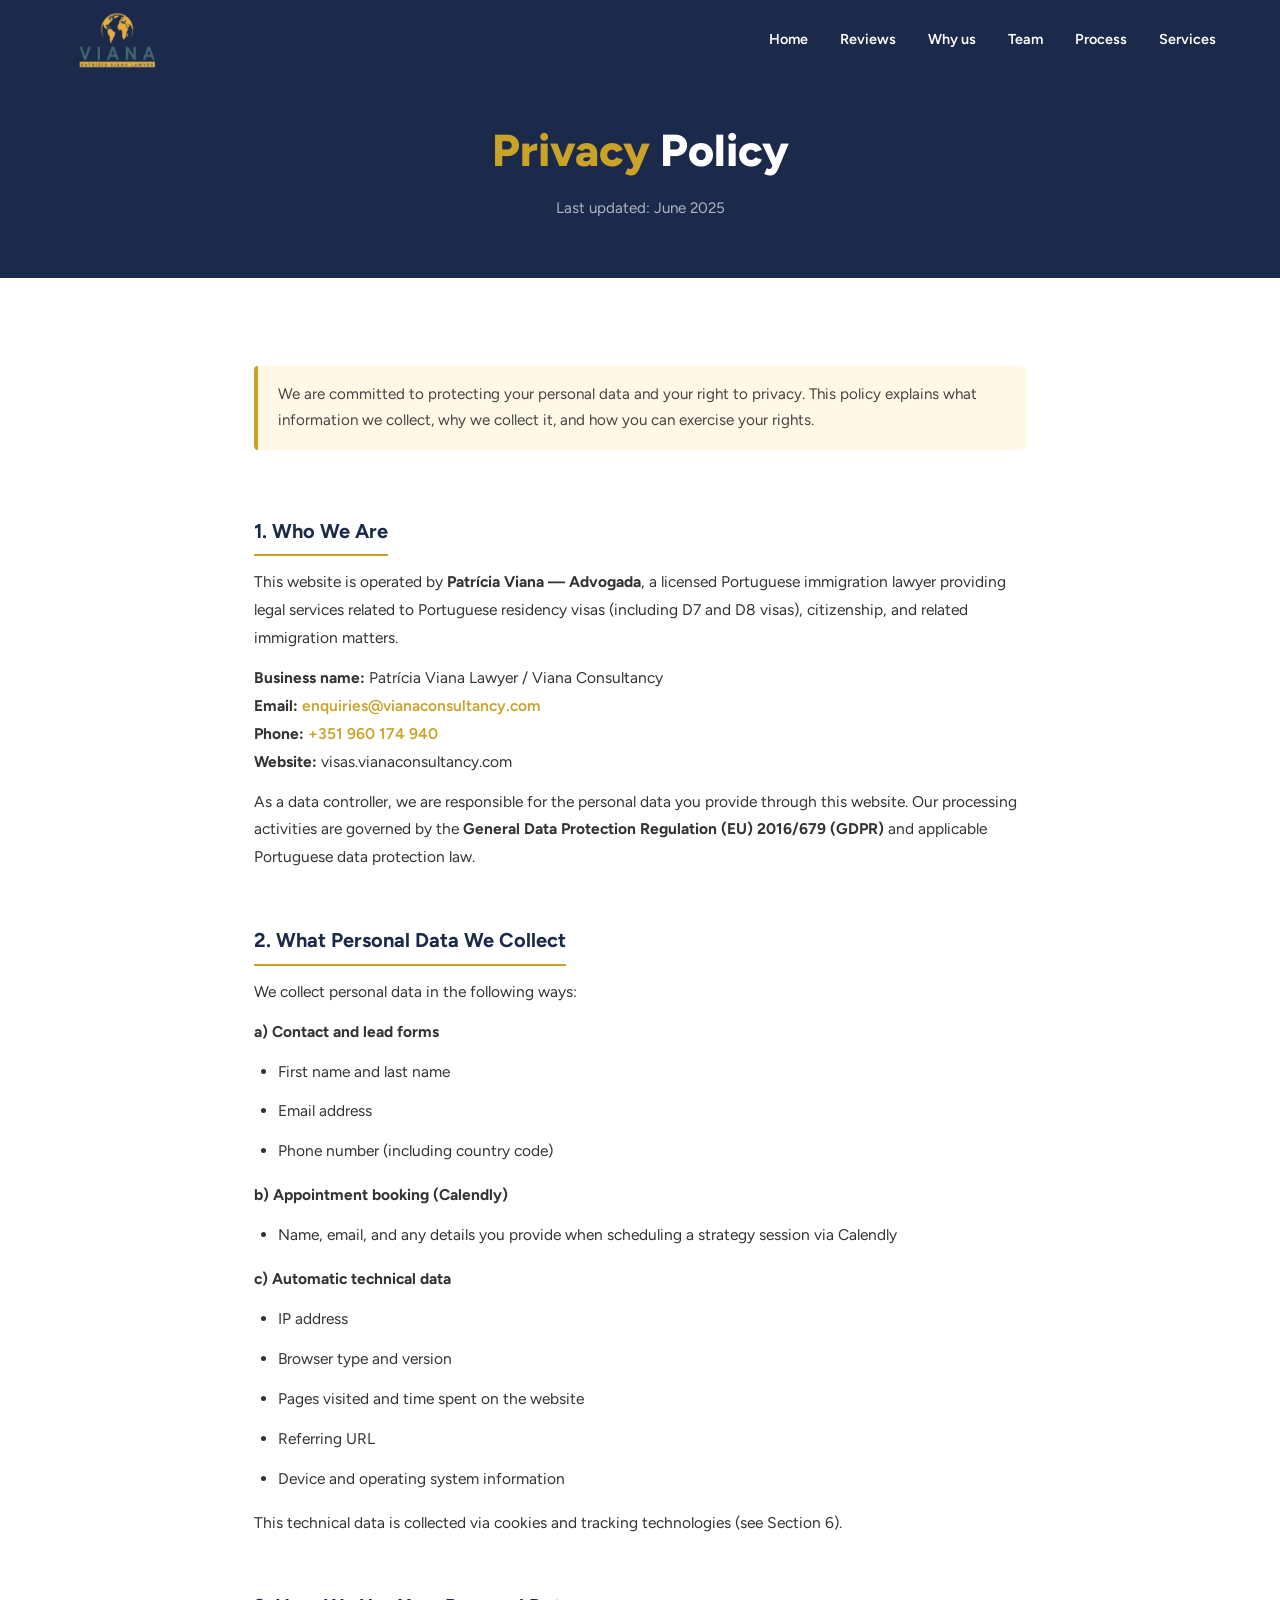
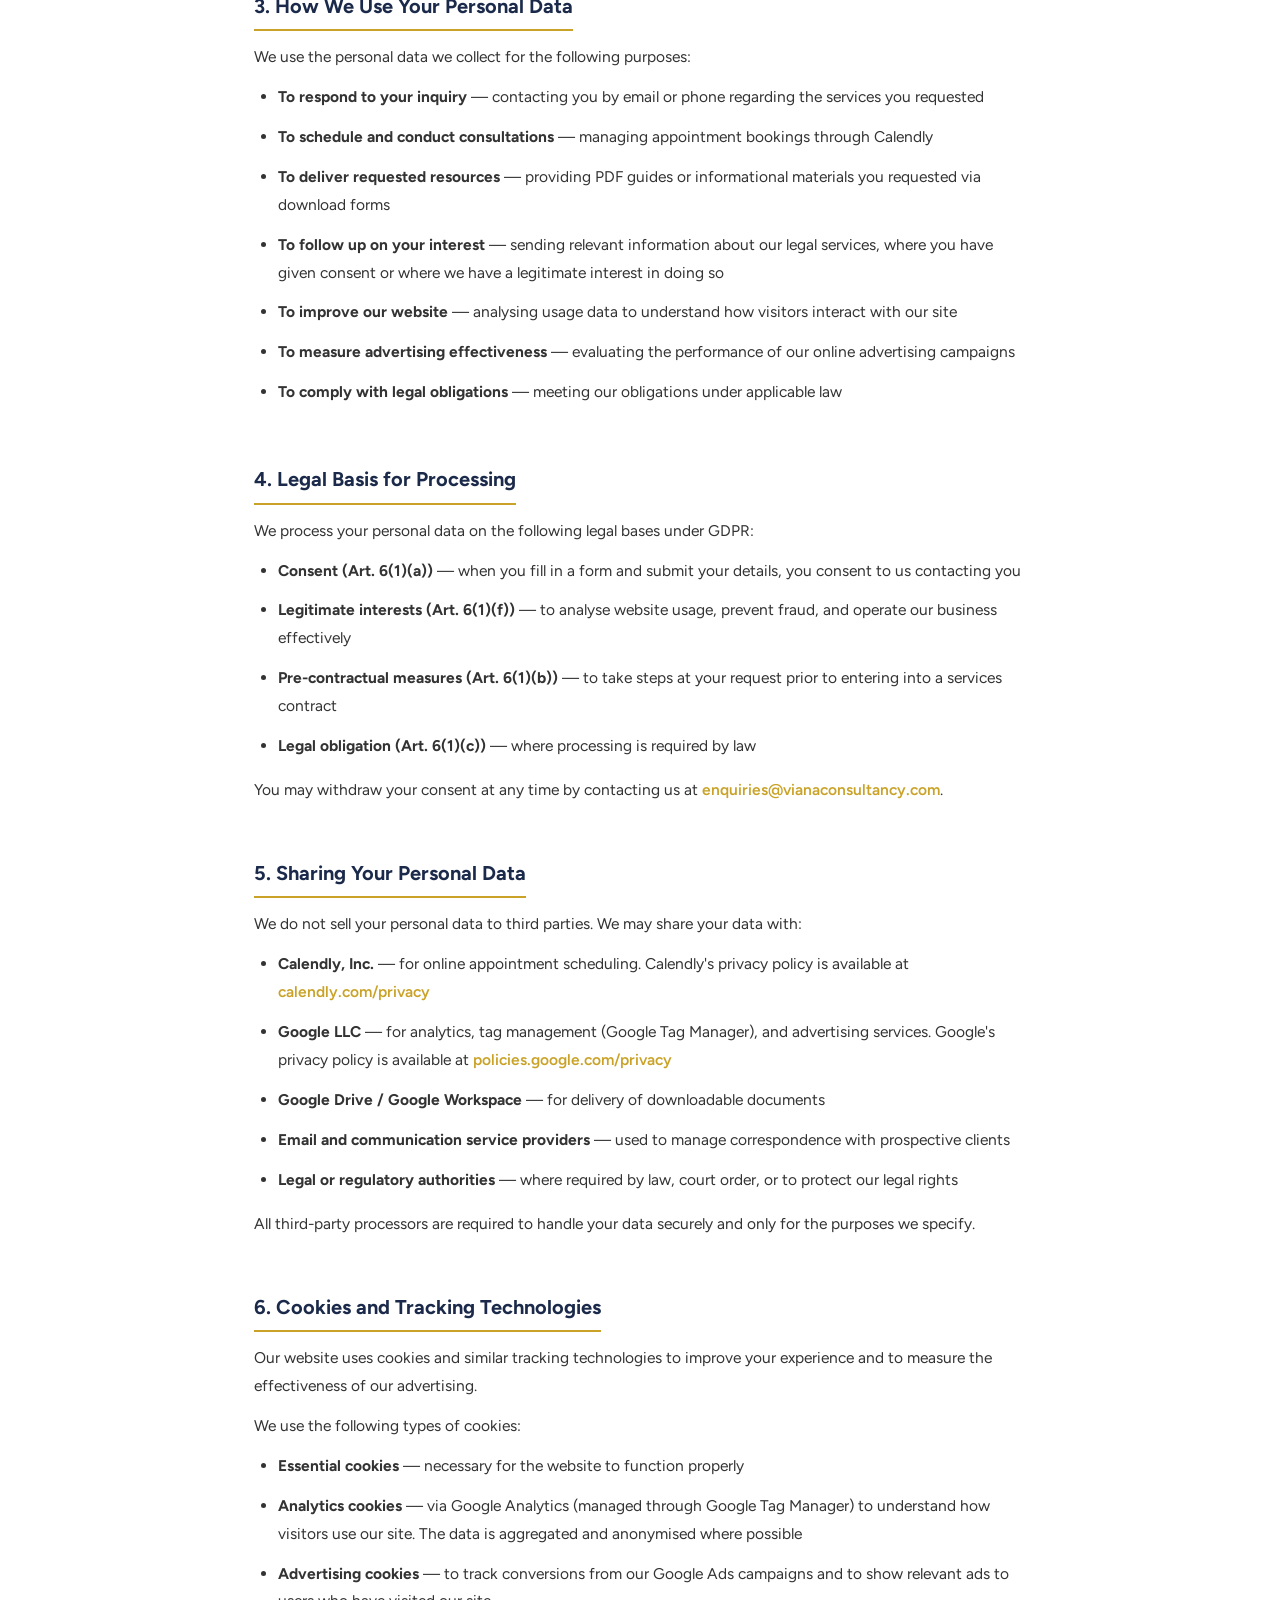
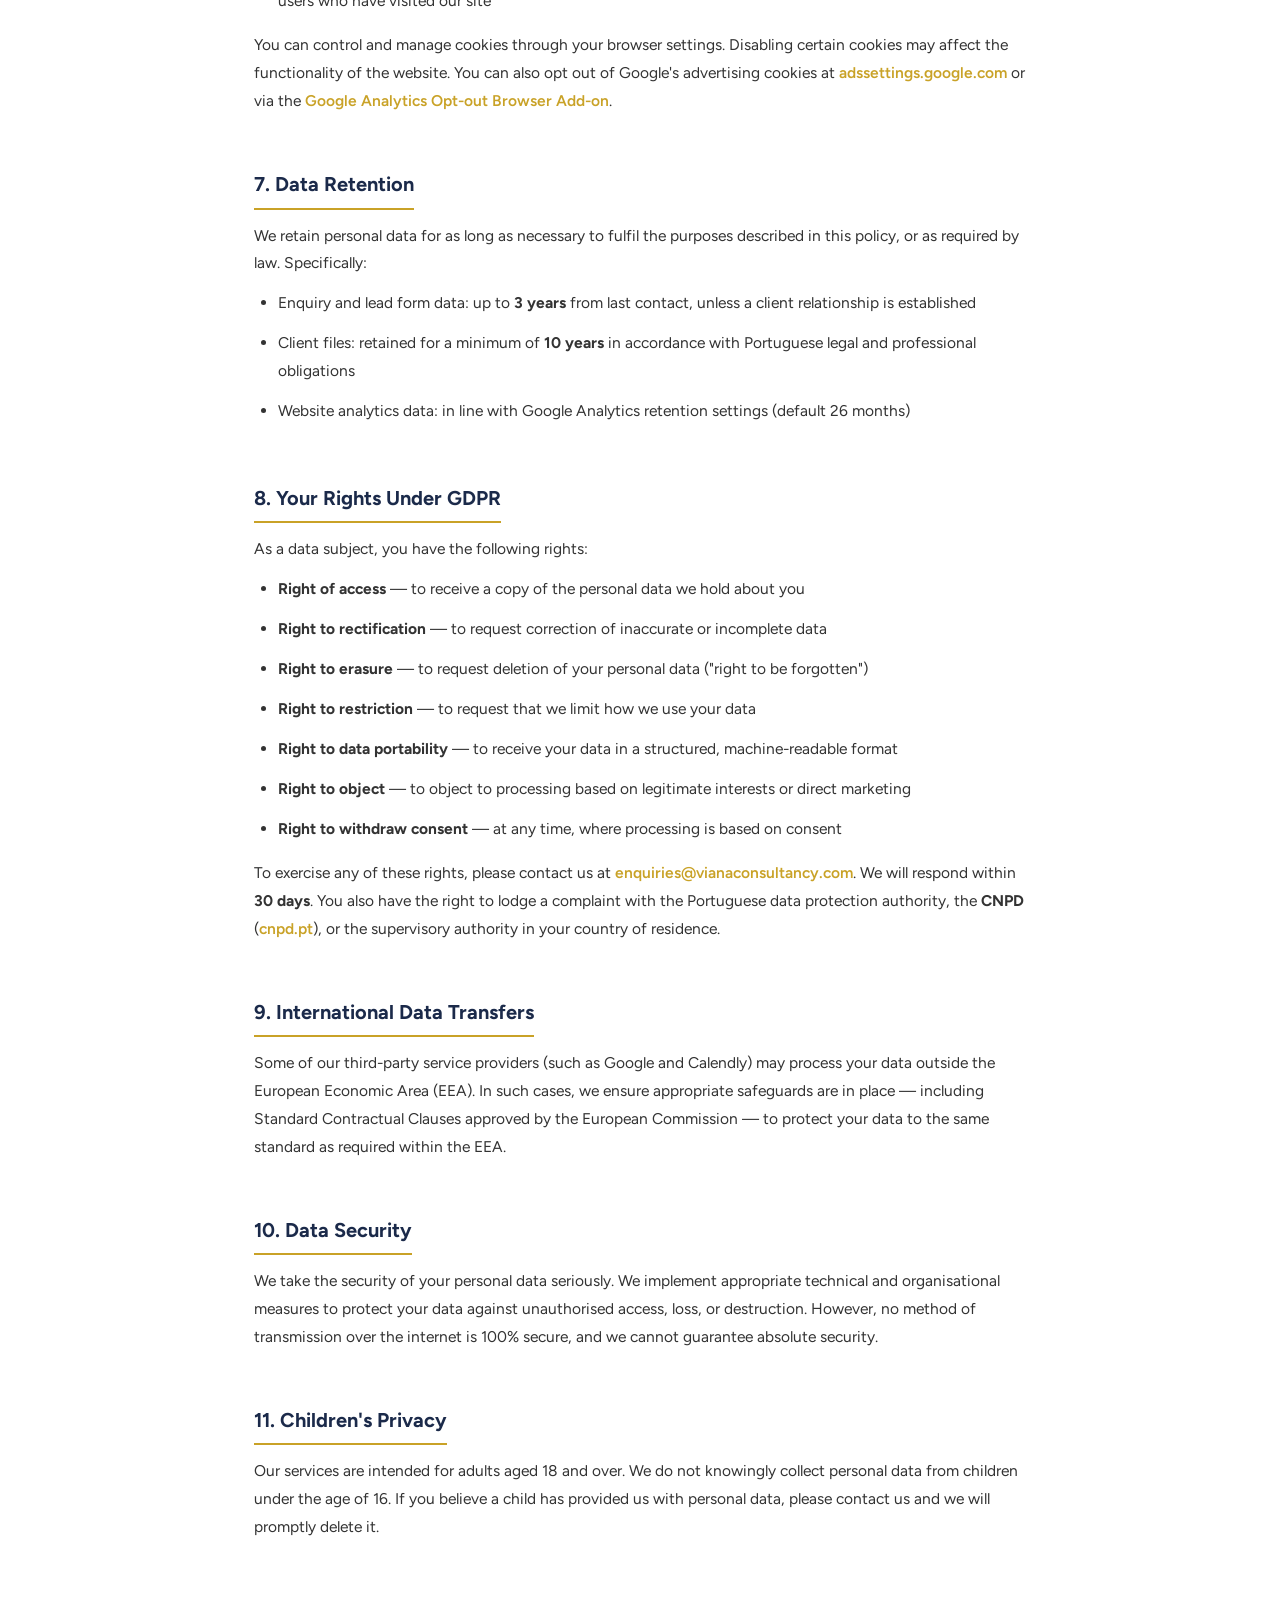
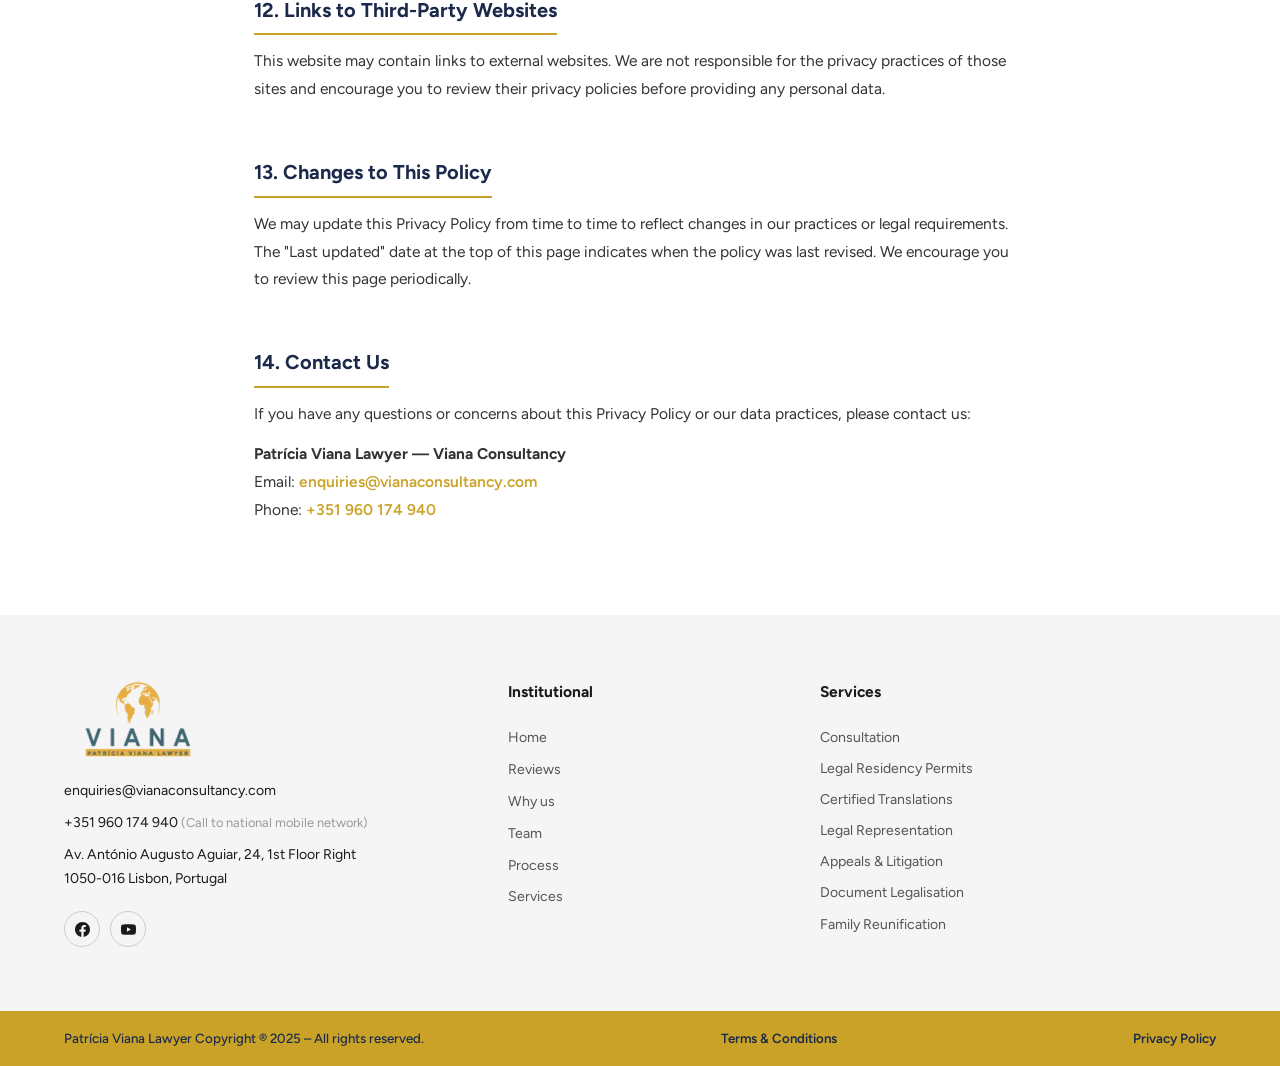
<file: privacy.html>
<!DOCTYPE html>
<html lang="en">
<head>
  <meta charset="UTF-8">
  <meta name="viewport" content="width=device-width, initial-scale=1.0">
  <title>Privacy Policy | Patrícia Viana Lawyer</title>
  <meta name="description" content="Privacy Policy for Viana Consultancy — learn how we collect, use, and protect your personal data in accordance with GDPR.">
  <meta name="robots" content="noindex, follow">

  <!-- GTM -->
  <script>(function(w,d,s,l,i){w[l]=w[l]||[];w[l].push({'gtm.start':new Date().getTime(),event:'gtm.js'});var f=d.getElementsByTagName(s)[0],j=d.createElement(s),dl=l!='dataLayer'?'&l='+l:'';j.async=true;j.src='https://www.googletagmanager.com/gtm.js?id='+i+dl;f.parentNode.insertBefore(j,f);})(window,document,'script','dataLayer','GTM-5DHSWHDP');</script>

  <!-- Favicon -->
  <link rel="icon" href="https://visas.vianaconsultancy.com/wp-content/uploads/2025/04/Logo-8-1-150x138.png" sizes="32x32">

  <!-- Google Fonts -->
  <link rel="preconnect" href="https://fonts.googleapis.com">
  <link rel="preconnect" href="https://fonts.gstatic.com" crossorigin>
  <link href="https://fonts.googleapis.com/css2?family=Figtree:wght@300;400;500;600;700;800&display=swap" rel="stylesheet">

  <link rel="stylesheet" href="style.css">
  <style>
    .legal-hero {
      background: var(--navy);
      padding: 7rem 0 3.5rem;
      text-align: center;
    }
    .legal-hero h1 {
      font-size: clamp(1.8rem, 4vw, 2.8rem);
      font-weight: 800;
      color: var(--white);
      margin-bottom: .5rem;
    }
    .legal-hero p {
      color: rgba(255,255,255,.65);
      font-size: .95rem;
    }
    .legal-body {
      max-width: 820px;
      margin: 0 auto;
      padding: 4rem 1.5rem 5rem;
    }
    .legal-body h2 {
      font-size: 1.25rem;
      font-weight: 700;
      color: var(--navy);
      margin: 2.5rem 0 .75rem;
      padding-bottom: .4rem;
      border-bottom: 2px solid var(--gold);
      display: inline-block;
    }
    .legal-body h2:first-child { margin-top: 0; }
    .legal-body p,
    .legal-body li {
      font-size: .97rem;
      color: #333;
      line-height: 1.8;
      margin-bottom: .75rem;
    }
    .legal-body ul {
      list-style: disc;
      padding-left: 1.5rem;
      margin-bottom: 1rem;
    }
    .legal-body a { color: var(--gold); font-weight: 600; }
    .legal-body a:hover { text-decoration: underline; }
    .legal-highlight {
      background: #fff8e7;
      border-left: 4px solid var(--gold);
      padding: 1rem 1.25rem;
      border-radius: 4px;
      margin: 1.5rem 0;
      font-size: .95rem;
      color: #444;
    }
  </style>
</head>
<body>
  <!-- GTM noscript -->
  <noscript><iframe src="https://www.googletagmanager.com/ns.html?id=GTM-5DHSWHDP" height="0" width="0" style="display:none;visibility:hidden"></iframe></noscript>

  <!-- ===== NAVBAR ===== -->
  <header id="navbar" class="navbar">
    <div class="container nav-inner">
      <a href="index.html" class="logo-link">
        <img src="assets/images/Logo-8.png" alt="Viana Consultancy" class="logo-img">
      </a>
      <nav class="nav-menu" aria-label="Main navigation">
        <a href="index.html" class="nav-link">Home</a>
        <a href="index.html#reviews" class="nav-link">Reviews</a>
        <a href="index.html#why-us" class="nav-link">Why us</a>
        <a href="index.html#team" class="nav-link">Team</a>
        <a href="index.html#process" class="nav-link">Process</a>
        <a href="index.html#services" class="nav-link">Services</a>
      </nav>
      <button class="burger" id="burgerBtn" aria-label="Toggle menu" aria-expanded="false">
        <span></span><span></span><span></span>
      </button>
    </div>
  </header>

  <!-- ===== HERO ===== -->
  <section class="legal-hero">
    <div class="container">
      <h1><span class="gold">Privacy</span> Policy</h1>
      <p>Last updated: June 2025</p>
    </div>
  </section>

  <!-- ===== CONTENT ===== -->
  <main class="legal-body">

    <div class="legal-highlight">
      We are committed to protecting your personal data and your right to privacy. This policy explains what information we collect, why we collect it, and how you can exercise your rights.
    </div>

    <h2>1. Who We Are</h2>
    <p>
      This website is operated by <strong>Patrícia Viana — Advogada</strong>, a licensed Portuguese immigration lawyer
      providing legal services related to Portuguese residency visas (including D7 and D8 visas), citizenship,
      and related immigration matters.
    </p>
    <p>
      <strong>Business name:</strong> Patrícia Viana Lawyer / Viana Consultancy<br>
      <strong>Email:</strong> <a href="mailto:enquiries@vianaconsultancy.com">enquiries@vianaconsultancy.com</a><br>
      <strong>Phone:</strong> <a href="tel:+351960174940">+351 960 174 940</a><br>
      <strong>Website:</strong> visas.vianaconsultancy.com
    </p>
    <p>
      As a data controller, we are responsible for the personal data you provide through this website. Our processing
      activities are governed by the <strong>General Data Protection Regulation (EU) 2016/679 (GDPR)</strong> and
      applicable Portuguese data protection law.
    </p>

    <h2>2. What Personal Data We Collect</h2>
    <p>We collect personal data in the following ways:</p>

    <p><strong>a) Contact and lead forms</strong></p>
    <ul>
      <li>First name and last name</li>
      <li>Email address</li>
      <li>Phone number (including country code)</li>
    </ul>

    <p><strong>b) Appointment booking (Calendly)</strong></p>
    <ul>
      <li>Name, email, and any details you provide when scheduling a strategy session via Calendly</li>
    </ul>

    <p><strong>c) Automatic technical data</strong></p>
    <ul>
      <li>IP address</li>
      <li>Browser type and version</li>
      <li>Pages visited and time spent on the website</li>
      <li>Referring URL</li>
      <li>Device and operating system information</li>
    </ul>
    <p>This technical data is collected via cookies and tracking technologies (see Section 6).</p>

    <h2>3. How We Use Your Personal Data</h2>
    <p>We use the personal data we collect for the following purposes:</p>
    <ul>
      <li><strong>To respond to your inquiry</strong> — contacting you by email or phone regarding the services you requested</li>
      <li><strong>To schedule and conduct consultations</strong> — managing appointment bookings through Calendly</li>
      <li><strong>To deliver requested resources</strong> — providing PDF guides or informational materials you requested via download forms</li>
      <li><strong>To follow up on your interest</strong> — sending relevant information about our legal services, where you have given consent or where we have a legitimate interest in doing so</li>
      <li><strong>To improve our website</strong> — analysing usage data to understand how visitors interact with our site</li>
      <li><strong>To measure advertising effectiveness</strong> — evaluating the performance of our online advertising campaigns</li>
      <li><strong>To comply with legal obligations</strong> — meeting our obligations under applicable law</li>
    </ul>

    <h2>4. Legal Basis for Processing</h2>
    <p>We process your personal data on the following legal bases under GDPR:</p>
    <ul>
      <li><strong>Consent (Art. 6(1)(a))</strong> — when you fill in a form and submit your details, you consent to us contacting you</li>
      <li><strong>Legitimate interests (Art. 6(1)(f))</strong> — to analyse website usage, prevent fraud, and operate our business effectively</li>
      <li><strong>Pre-contractual measures (Art. 6(1)(b))</strong> — to take steps at your request prior to entering into a services contract</li>
      <li><strong>Legal obligation (Art. 6(1)(c))</strong> — where processing is required by law</li>
    </ul>
    <p>You may withdraw your consent at any time by contacting us at <a href="mailto:enquiries@vianaconsultancy.com">enquiries@vianaconsultancy.com</a>.</p>

    <h2>5. Sharing Your Personal Data</h2>
    <p>We do not sell your personal data to third parties. We may share your data with:</p>
    <ul>
      <li><strong>Calendly, Inc.</strong> — for online appointment scheduling. Calendly's privacy policy is available at <a href="https://calendly.com/privacy" target="_blank" rel="noopener">calendly.com/privacy</a></li>
      <li><strong>Google LLC</strong> — for analytics, tag management (Google Tag Manager), and advertising services. Google's privacy policy is available at <a href="https://policies.google.com/privacy" target="_blank" rel="noopener">policies.google.com/privacy</a></li>
      <li><strong>Google Drive / Google Workspace</strong> — for delivery of downloadable documents</li>
      <li><strong>Email and communication service providers</strong> — used to manage correspondence with prospective clients</li>
      <li><strong>Legal or regulatory authorities</strong> — where required by law, court order, or to protect our legal rights</li>
    </ul>
    <p>All third-party processors are required to handle your data securely and only for the purposes we specify.</p>

    <h2>6. Cookies and Tracking Technologies</h2>
    <p>Our website uses cookies and similar tracking technologies to improve your experience and to measure the effectiveness of our advertising.</p>
    <p>We use the following types of cookies:</p>
    <ul>
      <li><strong>Essential cookies</strong> — necessary for the website to function properly</li>
      <li><strong>Analytics cookies</strong> — via Google Analytics (managed through Google Tag Manager) to understand how visitors use our site. The data is aggregated and anonymised where possible</li>
      <li><strong>Advertising cookies</strong> — to track conversions from our Google Ads campaigns and to show relevant ads to users who have visited our site</li>
    </ul>
    <p>
      You can control and manage cookies through your browser settings. Disabling certain cookies may affect the functionality of the website.
      You can also opt out of Google's advertising cookies at <a href="https://adssettings.google.com" target="_blank" rel="noopener">adssettings.google.com</a>
      or via the <a href="https://tools.google.com/dlpage/gaoptout" target="_blank" rel="noopener">Google Analytics Opt-out Browser Add-on</a>.
    </p>

    <h2>7. Data Retention</h2>
    <p>
      We retain personal data for as long as necessary to fulfil the purposes described in this policy, or as required by law. Specifically:
    </p>
    <ul>
      <li>Enquiry and lead form data: up to <strong>3 years</strong> from last contact, unless a client relationship is established</li>
      <li>Client files: retained for a minimum of <strong>10 years</strong> in accordance with Portuguese legal and professional obligations</li>
      <li>Website analytics data: in line with Google Analytics retention settings (default 26 months)</li>
    </ul>

    <h2>8. Your Rights Under GDPR</h2>
    <p>As a data subject, you have the following rights:</p>
    <ul>
      <li><strong>Right of access</strong> — to receive a copy of the personal data we hold about you</li>
      <li><strong>Right to rectification</strong> — to request correction of inaccurate or incomplete data</li>
      <li><strong>Right to erasure</strong> — to request deletion of your personal data ("right to be forgotten")</li>
      <li><strong>Right to restriction</strong> — to request that we limit how we use your data</li>
      <li><strong>Right to data portability</strong> — to receive your data in a structured, machine-readable format</li>
      <li><strong>Right to object</strong> — to object to processing based on legitimate interests or direct marketing</li>
      <li><strong>Right to withdraw consent</strong> — at any time, where processing is based on consent</li>
    </ul>
    <p>
      To exercise any of these rights, please contact us at <a href="mailto:enquiries@vianaconsultancy.com">enquiries@vianaconsultancy.com</a>.
      We will respond within <strong>30 days</strong>. You also have the right to lodge a complaint with the Portuguese data
      protection authority, the <strong>CNPD</strong> (<a href="https://www.cnpd.pt" target="_blank" rel="noopener">cnpd.pt</a>), or
      the supervisory authority in your country of residence.
    </p>

    <h2>9. International Data Transfers</h2>
    <p>
      Some of our third-party service providers (such as Google and Calendly) may process your data outside the European
      Economic Area (EEA). In such cases, we ensure appropriate safeguards are in place — including Standard Contractual
      Clauses approved by the European Commission — to protect your data to the same standard as required within the EEA.
    </p>

    <h2>10. Data Security</h2>
    <p>
      We take the security of your personal data seriously. We implement appropriate technical and organisational measures
      to protect your data against unauthorised access, loss, or destruction. However, no method of transmission over the
      internet is 100% secure, and we cannot guarantee absolute security.
    </p>

    <h2>11. Children's Privacy</h2>
    <p>
      Our services are intended for adults aged 18 and over. We do not knowingly collect personal data from children under
      the age of 16. If you believe a child has provided us with personal data, please contact us and we will promptly
      delete it.
    </p>

    <h2>12. Links to Third-Party Websites</h2>
    <p>
      This website may contain links to external websites. We are not responsible for the privacy practices of those
      sites and encourage you to review their privacy policies before providing any personal data.
    </p>

    <h2>13. Changes to This Policy</h2>
    <p>
      We may update this Privacy Policy from time to time to reflect changes in our practices or legal requirements.
      The "Last updated" date at the top of this page indicates when the policy was last revised. We encourage you
      to review this page periodically.
    </p>

    <h2>14. Contact Us</h2>
    <p>
      If you have any questions or concerns about this Privacy Policy or our data practices, please contact us:
    </p>
    <p>
      <strong>Patrícia Viana Lawyer — Viana Consultancy</strong><br>
      Email: <a href="mailto:enquiries@vianaconsultancy.com">enquiries@vianaconsultancy.com</a><br>
      Phone: <a href="tel:+351960174940">+351 960 174 940</a>
    </p>

  </main>

  <!-- ===== FOOTER ===== -->
  <footer class="footer">
    <div class="container footer-grid">
      <div class="footer-brand">
        <img src="assets/images/Logo-8.png" alt="Viana Consultancy" class="footer-logo">
        <a href="mailto:enquiries@vianaconsultancy.com" class="footer-contact-link">enquiries@vianaconsultancy.com</a>
        <a href="tel:+351960174940" class="footer-contact-link">+351 960 174 940 <small>(Call to national mobile network)</small></a>
        <p class="footer-contact-link">Av. António Augusto Aguiar, 24, 1st Floor Right<br>1050-016 Lisbon, Portugal</p>
        <div class="footer-socials">
          <a href="#" class="social-btn" aria-label="Facebook">
            <svg viewBox="0 0 24 24" fill="currentColor" aria-hidden="true"><path d="M24 12.073c0-6.627-5.373-12-12-12s-12 5.373-12 12c0 5.99 4.388 10.954 10.125 11.854v-8.385H7.078v-3.47h3.047V9.43c0-3.007 1.792-4.669 4.533-4.669 1.312 0 2.686.235 2.686.235v2.953H15.83c-1.491 0-1.956.925-1.956 1.874v2.25h3.328l-.532 3.47h-2.796v8.385C19.612 23.027 24 18.062 24 12.073z"/></svg>
          </a>
          <a href="#" class="social-btn" aria-label="YouTube">
            <svg viewBox="0 0 24 24" fill="currentColor" aria-hidden="true"><path d="M23.498 6.186a3.016 3.016 0 0 0-2.122-2.136C19.505 3.545 12 3.545 12 3.545s-7.505 0-9.377.505A3.017 3.017 0 0 0 .502 6.186C0 8.07 0 12 0 12s0 3.93.502 5.814a3.016 3.016 0 0 0 2.122 2.136c1.871.505 9.376.505 9.376.505s7.505 0 9.377-.505a3.015 3.015 0 0 0 2.122-2.136C24 15.93 24 12 24 12s0-3.93-.502-5.814zM9.545 15.568V8.432L15.818 12l-6.273 3.568z"/></svg>
          </a>
        </div>
      </div>
      <div class="footer-col">
        <h4 class="footer-col-title">Institutional</h4>
        <nav>
          <a href="index.html" class="footer-link">Home</a>
          <a href="index.html#reviews" class="footer-link">Reviews</a>
          <a href="index.html#why-us" class="footer-link">Why us</a>
          <a href="index.html#team" class="footer-link">Team</a>
          <a href="index.html#process" class="footer-link">Process</a>
          <a href="index.html#services" class="footer-link">Services</a>
        </nav>
      </div>
      <div class="footer-col">
        <h4 class="footer-col-title">Services</h4>
        <ul class="footer-services">
          <li>Consultation</li>
          <li>Legal Residency Permits</li>
          <li>Certified Translations</li>
          <li>Legal Representation</li>
          <li>Appeals &amp; Litigation</li>
          <li>Document Legalisation</li>
          <li>Family Reunification</li>
        </ul>
      </div>
    </div>
    <div class="footer-bottom">
      <div class="container footer-bottom-inner">
        <span>Patrícia Viana Lawyer Copyright ® 2025 – All rights reserved.</span>
        <a href="terms.html" class="footer-legal-link">Terms &amp; Conditions</a>
        <a href="privacy.html" class="footer-legal-link">Privacy Policy</a>
      </div>
    </div>
  </footer>

  <script>
    const burger = document.getElementById('burgerBtn');
    const menu = document.querySelector('.nav-menu');
    if (burger && menu) {
      burger.addEventListener('click', () => {
        const open = menu.classList.toggle('open');
        burger.setAttribute('aria-expanded', open);
      });
    }
    const navbar = document.getElementById('navbar');
    window.addEventListener('scroll', () => {
      navbar.classList.toggle('scrolled', window.scrollY > 20);
    });
  </script>
</body>
</html>
</file>
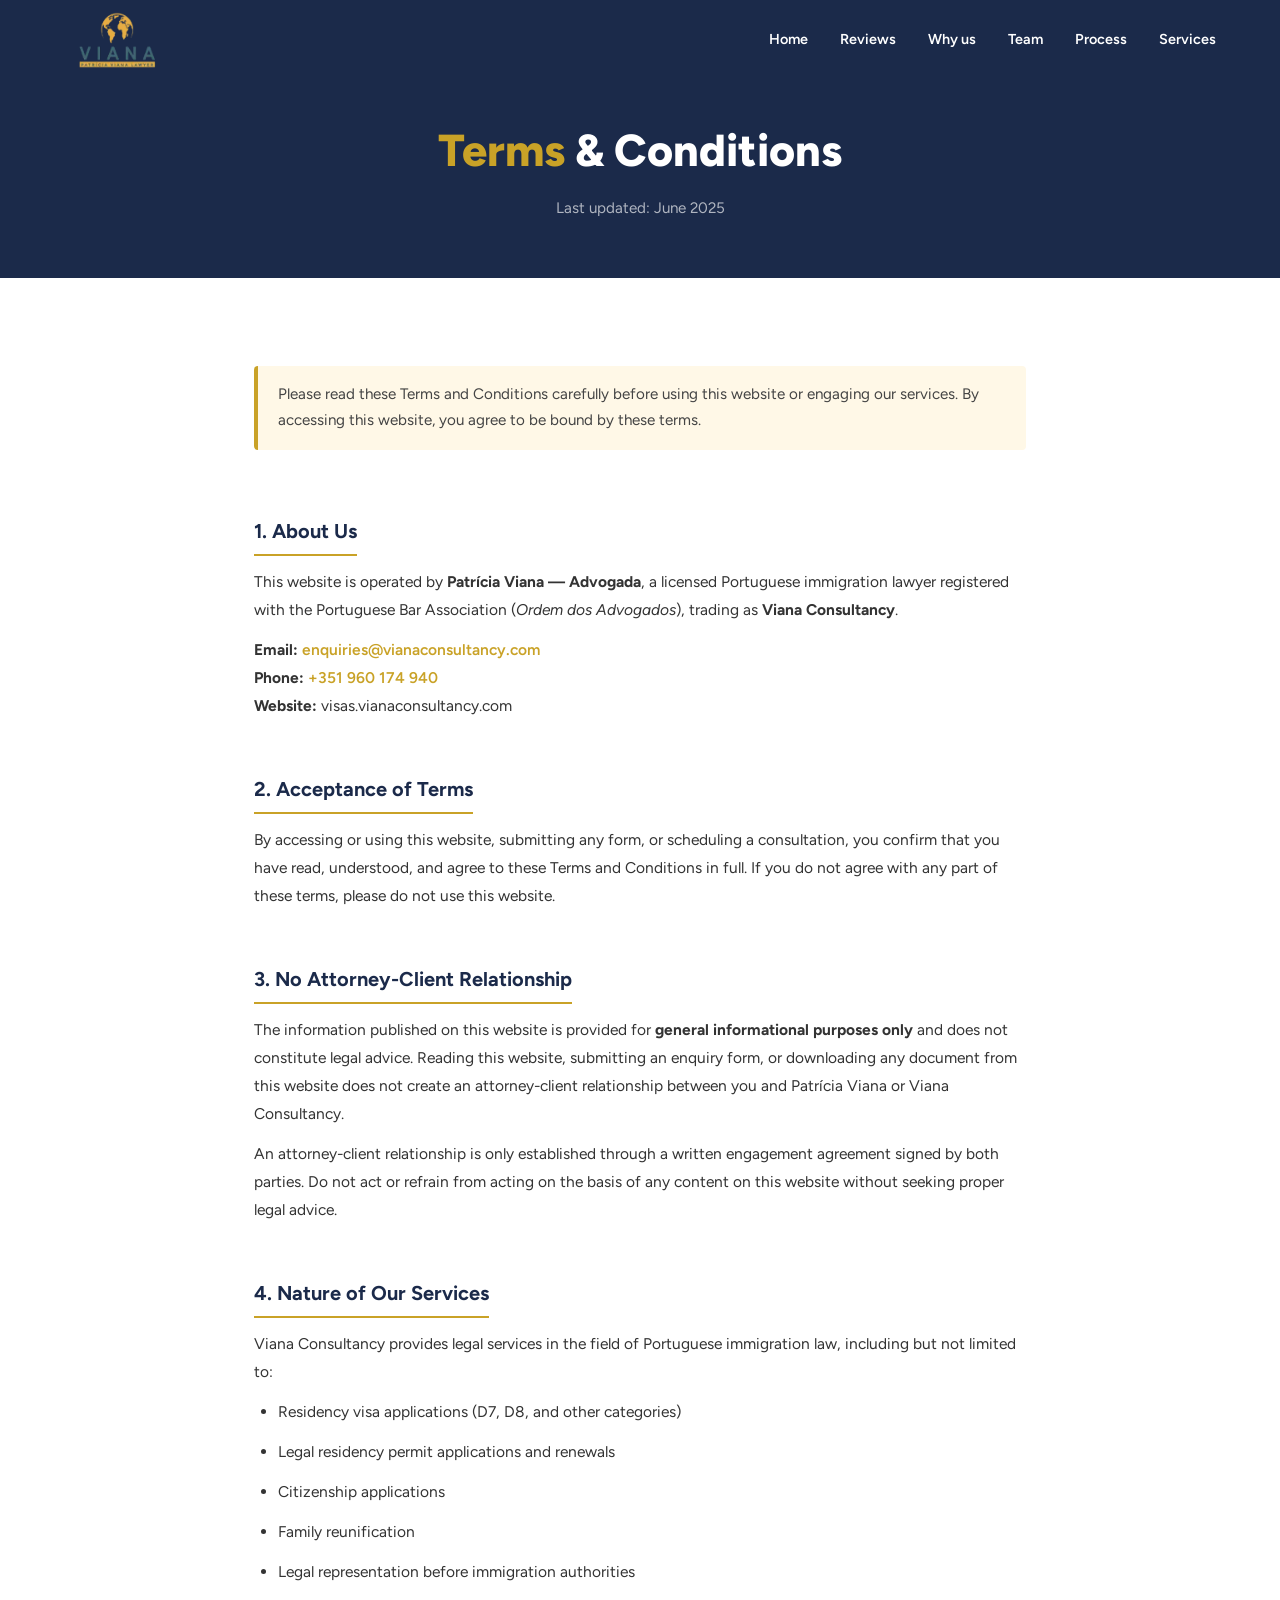
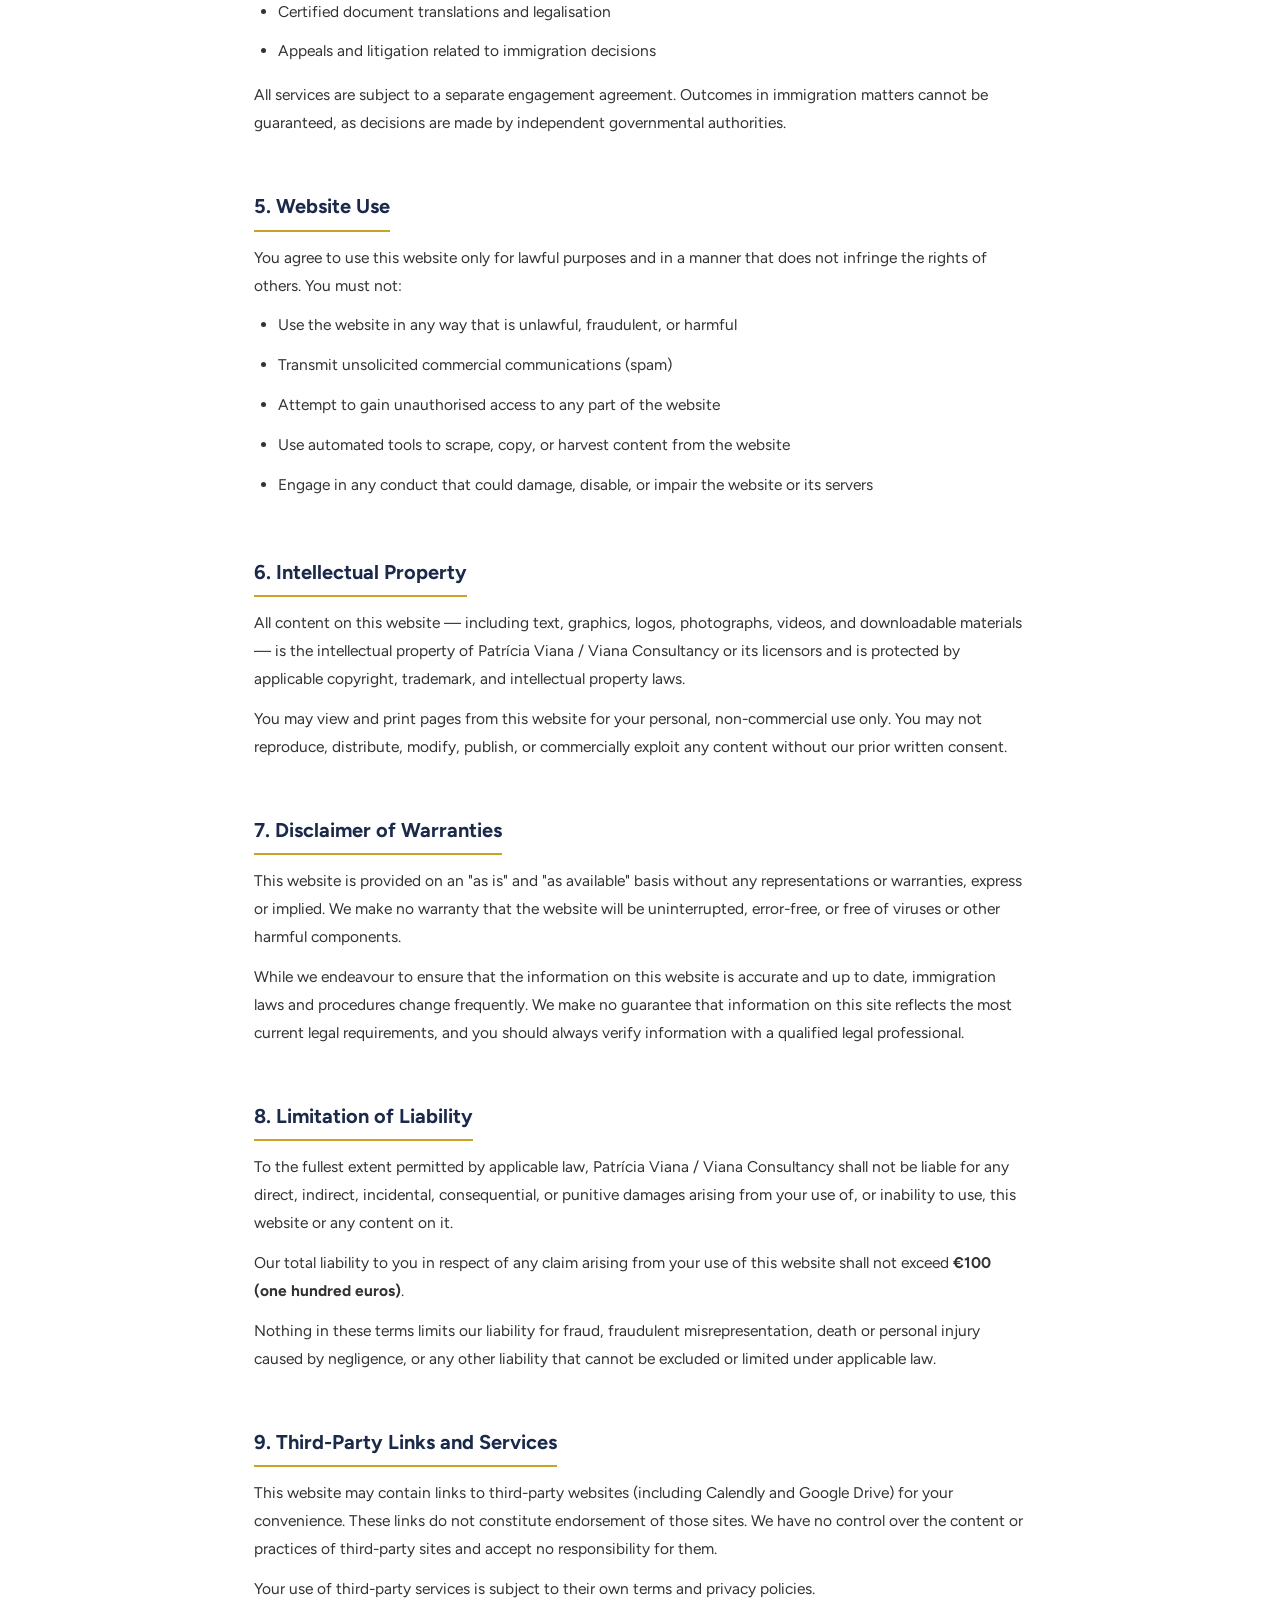
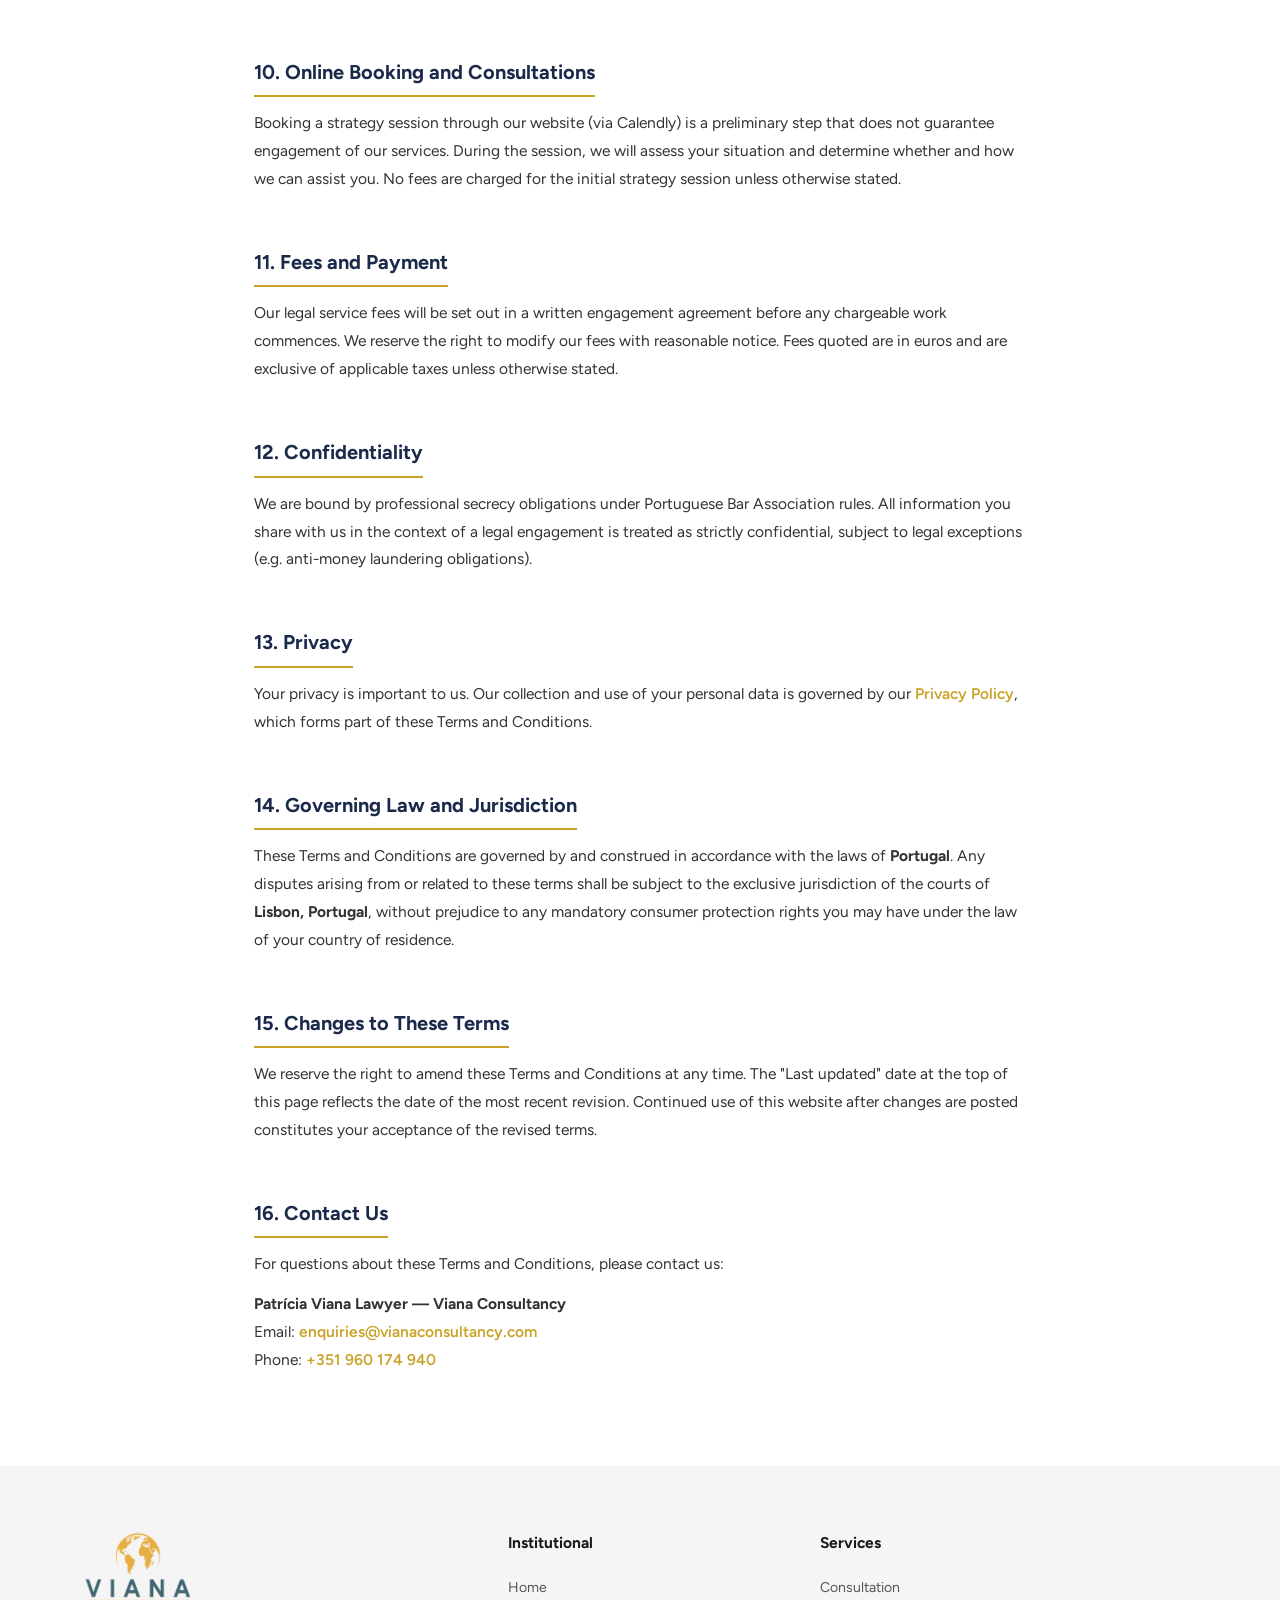
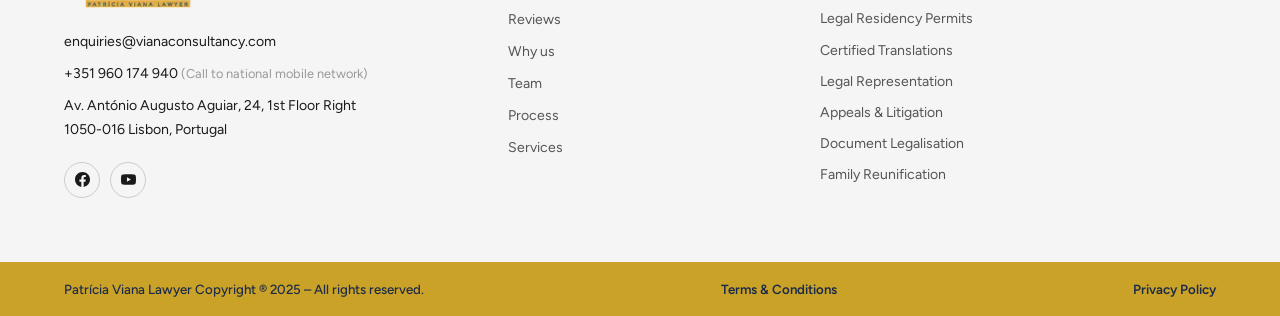
<file: terms.html>
<!DOCTYPE html>
<html lang="en">
<head>
  <meta charset="UTF-8">
  <meta name="viewport" content="width=device-width, initial-scale=1.0">
  <title>Terms &amp; Conditions | Patrícia Viana Lawyer</title>
  <meta name="description" content="Terms and Conditions for Viana Consultancy — please read before using our website or engaging our legal services.">
  <meta name="robots" content="noindex, follow">

  <!-- GTM -->
  <script>(function(w,d,s,l,i){w[l]=w[l]||[];w[l].push({'gtm.start':new Date().getTime(),event:'gtm.js'});var f=d.getElementsByTagName(s)[0],j=d.createElement(s),dl=l!='dataLayer'?'&l='+l:'';j.async=true;j.src='https://www.googletagmanager.com/gtm.js?id='+i+dl;f.parentNode.insertBefore(j,f);})(window,document,'script','dataLayer','GTM-5DHSWHDP');</script>

  <!-- Favicon -->
  <link rel="icon" href="https://visas.vianaconsultancy.com/wp-content/uploads/2025/04/Logo-8-1-150x138.png" sizes="32x32">

  <!-- Google Fonts -->
  <link rel="preconnect" href="https://fonts.googleapis.com">
  <link rel="preconnect" href="https://fonts.gstatic.com" crossorigin>
  <link href="https://fonts.googleapis.com/css2?family=Figtree:wght@300;400;500;600;700;800&display=swap" rel="stylesheet">

  <link rel="stylesheet" href="style.css">
  <style>
    .legal-hero {
      background: var(--navy);
      padding: 7rem 0 3.5rem;
      text-align: center;
    }
    .legal-hero h1 {
      font-size: clamp(1.8rem, 4vw, 2.8rem);
      font-weight: 800;
      color: var(--white);
      margin-bottom: .5rem;
    }
    .legal-hero p {
      color: rgba(255,255,255,.65);
      font-size: .95rem;
    }
    .legal-body {
      max-width: 820px;
      margin: 0 auto;
      padding: 4rem 1.5rem 5rem;
    }
    .legal-body h2 {
      font-size: 1.25rem;
      font-weight: 700;
      color: var(--navy);
      margin: 2.5rem 0 .75rem;
      padding-bottom: .4rem;
      border-bottom: 2px solid var(--gold);
      display: inline-block;
    }
    .legal-body h2:first-child { margin-top: 0; }
    .legal-body p,
    .legal-body li {
      font-size: .97rem;
      color: #333;
      line-height: 1.8;
      margin-bottom: .75rem;
    }
    .legal-body ul {
      list-style: disc;
      padding-left: 1.5rem;
      margin-bottom: 1rem;
    }
    .legal-body a { color: var(--gold); font-weight: 600; }
    .legal-body a:hover { text-decoration: underline; }
    .legal-highlight {
      background: #fff8e7;
      border-left: 4px solid var(--gold);
      padding: 1rem 1.25rem;
      border-radius: 4px;
      margin: 1.5rem 0;
      font-size: .95rem;
      color: #444;
    }
  </style>
</head>
<body>
  <!-- GTM noscript -->
  <noscript><iframe src="https://www.googletagmanager.com/ns.html?id=GTM-5DHSWHDP" height="0" width="0" style="display:none;visibility:hidden"></iframe></noscript>

  <!-- ===== NAVBAR ===== -->
  <header id="navbar" class="navbar">
    <div class="container nav-inner">
      <a href="index.html" class="logo-link">
        <img src="assets/images/Logo-8.png" alt="Viana Consultancy" class="logo-img">
      </a>
      <nav class="nav-menu" aria-label="Main navigation">
        <a href="index.html" class="nav-link">Home</a>
        <a href="index.html#reviews" class="nav-link">Reviews</a>
        <a href="index.html#why-us" class="nav-link">Why us</a>
        <a href="index.html#team" class="nav-link">Team</a>
        <a href="index.html#process" class="nav-link">Process</a>
        <a href="index.html#services" class="nav-link">Services</a>
      </nav>
      <button class="burger" id="burgerBtn" aria-label="Toggle menu" aria-expanded="false">
        <span></span><span></span><span></span>
      </button>
    </div>
  </header>

  <!-- ===== HERO ===== -->
  <section class="legal-hero">
    <div class="container">
      <h1><span class="gold">Terms</span> &amp; Conditions</h1>
      <p>Last updated: June 2025</p>
    </div>
  </section>

  <!-- ===== CONTENT ===== -->
  <main class="legal-body">

    <div class="legal-highlight">
      Please read these Terms and Conditions carefully before using this website or engaging our services. By accessing this website, you agree to be bound by these terms.
    </div>

    <h2>1. About Us</h2>
    <p>
      This website is operated by <strong>Patrícia Viana — Advogada</strong>, a licensed Portuguese immigration lawyer
      registered with the Portuguese Bar Association (<em>Ordem dos Advogados</em>), trading as <strong>Viana Consultancy</strong>.
    </p>
    <p>
      <strong>Email:</strong> <a href="mailto:enquiries@vianaconsultancy.com">enquiries@vianaconsultancy.com</a><br>
      <strong>Phone:</strong> <a href="tel:+351960174940">+351 960 174 940</a><br>
      <strong>Website:</strong> visas.vianaconsultancy.com
    </p>

    <h2>2. Acceptance of Terms</h2>
    <p>
      By accessing or using this website, submitting any form, or scheduling a consultation, you confirm that you have
      read, understood, and agree to these Terms and Conditions in full. If you do not agree with any part of these terms,
      please do not use this website.
    </p>

    <h2>3. No Attorney-Client Relationship</h2>
    <p>
      The information published on this website is provided for <strong>general informational purposes only</strong> and
      does not constitute legal advice. Reading this website, submitting an enquiry form, or downloading any document
      from this website does not create an attorney-client relationship between you and Patrícia Viana or Viana Consultancy.
    </p>
    <p>
      An attorney-client relationship is only established through a written engagement agreement signed by both parties.
      Do not act or refrain from acting on the basis of any content on this website without seeking proper legal advice.
    </p>

    <h2>4. Nature of Our Services</h2>
    <p>
      Viana Consultancy provides legal services in the field of Portuguese immigration law, including but not limited to:
    </p>
    <ul>
      <li>Residency visa applications (D7, D8, and other categories)</li>
      <li>Legal residency permit applications and renewals</li>
      <li>Citizenship applications</li>
      <li>Family reunification</li>
      <li>Legal representation before immigration authorities</li>
      <li>Certified document translations and legalisation</li>
      <li>Appeals and litigation related to immigration decisions</li>
    </ul>
    <p>
      All services are subject to a separate engagement agreement. Outcomes in immigration matters cannot be guaranteed,
      as decisions are made by independent governmental authorities.
    </p>

    <h2>5. Website Use</h2>
    <p>You agree to use this website only for lawful purposes and in a manner that does not infringe the rights of others. You must not:</p>
    <ul>
      <li>Use the website in any way that is unlawful, fraudulent, or harmful</li>
      <li>Transmit unsolicited commercial communications (spam)</li>
      <li>Attempt to gain unauthorised access to any part of the website</li>
      <li>Use automated tools to scrape, copy, or harvest content from the website</li>
      <li>Engage in any conduct that could damage, disable, or impair the website or its servers</li>
    </ul>

    <h2>6. Intellectual Property</h2>
    <p>
      All content on this website — including text, graphics, logos, photographs, videos, and downloadable materials —
      is the intellectual property of Patrícia Viana / Viana Consultancy or its licensors and is protected by applicable
      copyright, trademark, and intellectual property laws.
    </p>
    <p>
      You may view and print pages from this website for your personal, non-commercial use only. You may not reproduce,
      distribute, modify, publish, or commercially exploit any content without our prior written consent.
    </p>

    <h2>7. Disclaimer of Warranties</h2>
    <p>
      This website is provided on an "as is" and "as available" basis without any representations or warranties, express
      or implied. We make no warranty that the website will be uninterrupted, error-free, or free of viruses or other
      harmful components.
    </p>
    <p>
      While we endeavour to ensure that the information on this website is accurate and up to date, immigration laws
      and procedures change frequently. We make no guarantee that information on this site reflects the most current
      legal requirements, and you should always verify information with a qualified legal professional.
    </p>

    <h2>8. Limitation of Liability</h2>
    <p>
      To the fullest extent permitted by applicable law, Patrícia Viana / Viana Consultancy shall not be liable for
      any direct, indirect, incidental, consequential, or punitive damages arising from your use of, or inability to
      use, this website or any content on it.
    </p>
    <p>
      Our total liability to you in respect of any claim arising from your use of this website shall not exceed
      <strong>€100 (one hundred euros)</strong>.
    </p>
    <p>
      Nothing in these terms limits our liability for fraud, fraudulent misrepresentation, death or personal injury
      caused by negligence, or any other liability that cannot be excluded or limited under applicable law.
    </p>

    <h2>9. Third-Party Links and Services</h2>
    <p>
      This website may contain links to third-party websites (including Calendly and Google Drive) for your convenience.
      These links do not constitute endorsement of those sites. We have no control over the content or practices of
      third-party sites and accept no responsibility for them.
    </p>
    <p>
      Your use of third-party services is subject to their own terms and privacy policies.
    </p>

    <h2>10. Online Booking and Consultations</h2>
    <p>
      Booking a strategy session through our website (via Calendly) is a preliminary step that does not guarantee
      engagement of our services. During the session, we will assess your situation and determine whether and how
      we can assist you. No fees are charged for the initial strategy session unless otherwise stated.
    </p>

    <h2>11. Fees and Payment</h2>
    <p>
      Our legal service fees will be set out in a written engagement agreement before any chargeable work commences.
      We reserve the right to modify our fees with reasonable notice. Fees quoted are in euros and are exclusive of
      applicable taxes unless otherwise stated.
    </p>

    <h2>12. Confidentiality</h2>
    <p>
      We are bound by professional secrecy obligations under Portuguese Bar Association rules. All information you
      share with us in the context of a legal engagement is treated as strictly confidential, subject to legal
      exceptions (e.g. anti-money laundering obligations).
    </p>

    <h2>13. Privacy</h2>
    <p>
      Your privacy is important to us. Our collection and use of your personal data is governed by our
      <a href="privacy.html">Privacy Policy</a>, which forms part of these Terms and Conditions.
    </p>

    <h2>14. Governing Law and Jurisdiction</h2>
    <p>
      These Terms and Conditions are governed by and construed in accordance with the laws of <strong>Portugal</strong>.
      Any disputes arising from or related to these terms shall be subject to the exclusive jurisdiction of the courts
      of <strong>Lisbon, Portugal</strong>, without prejudice to any mandatory consumer protection rights you may have
      under the law of your country of residence.
    </p>

    <h2>15. Changes to These Terms</h2>
    <p>
      We reserve the right to amend these Terms and Conditions at any time. The "Last updated" date at the top of this
      page reflects the date of the most recent revision. Continued use of this website after changes are posted
      constitutes your acceptance of the revised terms.
    </p>

    <h2>16. Contact Us</h2>
    <p>
      For questions about these Terms and Conditions, please contact us:
    </p>
    <p>
      <strong>Patrícia Viana Lawyer — Viana Consultancy</strong><br>
      Email: <a href="mailto:enquiries@vianaconsultancy.com">enquiries@vianaconsultancy.com</a><br>
      Phone: <a href="tel:+351960174940">+351 960 174 940</a>
    </p>

  </main>

  <!-- ===== FOOTER ===== -->
  <footer class="footer">
    <div class="container footer-grid">
      <div class="footer-brand">
        <img src="assets/images/Logo-8.png" alt="Viana Consultancy" class="footer-logo">
        <a href="mailto:enquiries@vianaconsultancy.com" class="footer-contact-link">enquiries@vianaconsultancy.com</a>
        <a href="tel:+351960174940" class="footer-contact-link">+351 960 174 940 <small>(Call to national mobile network)</small></a>
        <p class="footer-contact-link">Av. António Augusto Aguiar, 24, 1st Floor Right<br>1050-016 Lisbon, Portugal</p>
        <div class="footer-socials">
          <a href="#" class="social-btn" aria-label="Facebook">
            <svg viewBox="0 0 24 24" fill="currentColor" aria-hidden="true"><path d="M24 12.073c0-6.627-5.373-12-12-12s-12 5.373-12 12c0 5.99 4.388 10.954 10.125 11.854v-8.385H7.078v-3.47h3.047V9.43c0-3.007 1.792-4.669 4.533-4.669 1.312 0 2.686.235 2.686.235v2.953H15.83c-1.491 0-1.956.925-1.956 1.874v2.25h3.328l-.532 3.47h-2.796v8.385C19.612 23.027 24 18.062 24 12.073z"/></svg>
          </a>
          <a href="#" class="social-btn" aria-label="YouTube">
            <svg viewBox="0 0 24 24" fill="currentColor" aria-hidden="true"><path d="M23.498 6.186a3.016 3.016 0 0 0-2.122-2.136C19.505 3.545 12 3.545 12 3.545s-7.505 0-9.377.505A3.017 3.017 0 0 0 .502 6.186C0 8.07 0 12 0 12s0 3.93.502 5.814a3.016 3.016 0 0 0 2.122 2.136c1.871.505 9.376.505 9.376.505s7.505 0 9.377-.505a3.015 3.015 0 0 0 2.122-2.136C24 15.93 24 12 24 12s0-3.93-.502-5.814zM9.545 15.568V8.432L15.818 12l-6.273 3.568z"/></svg>
          </a>
        </div>
      </div>
      <div class="footer-col">
        <h4 class="footer-col-title">Institutional</h4>
        <nav>
          <a href="index.html" class="footer-link">Home</a>
          <a href="index.html#reviews" class="footer-link">Reviews</a>
          <a href="index.html#why-us" class="footer-link">Why us</a>
          <a href="index.html#team" class="footer-link">Team</a>
          <a href="index.html#process" class="footer-link">Process</a>
          <a href="index.html#services" class="footer-link">Services</a>
        </nav>
      </div>
      <div class="footer-col">
        <h4 class="footer-col-title">Services</h4>
        <ul class="footer-services">
          <li>Consultation</li>
          <li>Legal Residency Permits</li>
          <li>Certified Translations</li>
          <li>Legal Representation</li>
          <li>Appeals &amp; Litigation</li>
          <li>Document Legalisation</li>
          <li>Family Reunification</li>
        </ul>
      </div>
    </div>
    <div class="footer-bottom">
      <div class="container footer-bottom-inner">
        <span>Patrícia Viana Lawyer Copyright ® 2025 – All rights reserved.</span>
        <a href="terms.html" class="footer-legal-link">Terms &amp; Conditions</a>
        <a href="privacy.html" class="footer-legal-link">Privacy Policy</a>
      </div>
    </div>
  </footer>

  <script>
    const burger = document.getElementById('burgerBtn');
    const menu = document.querySelector('.nav-menu');
    if (burger && menu) {
      burger.addEventListener('click', () => {
        const open = menu.classList.toggle('open');
        burger.setAttribute('aria-expanded', open);
      });
    }
    const navbar = document.getElementById('navbar');
    window.addEventListener('scroll', () => {
      navbar.classList.toggle('scrolled', window.scrollY > 20);
    });
  </script>
</body>
</html>
</file>
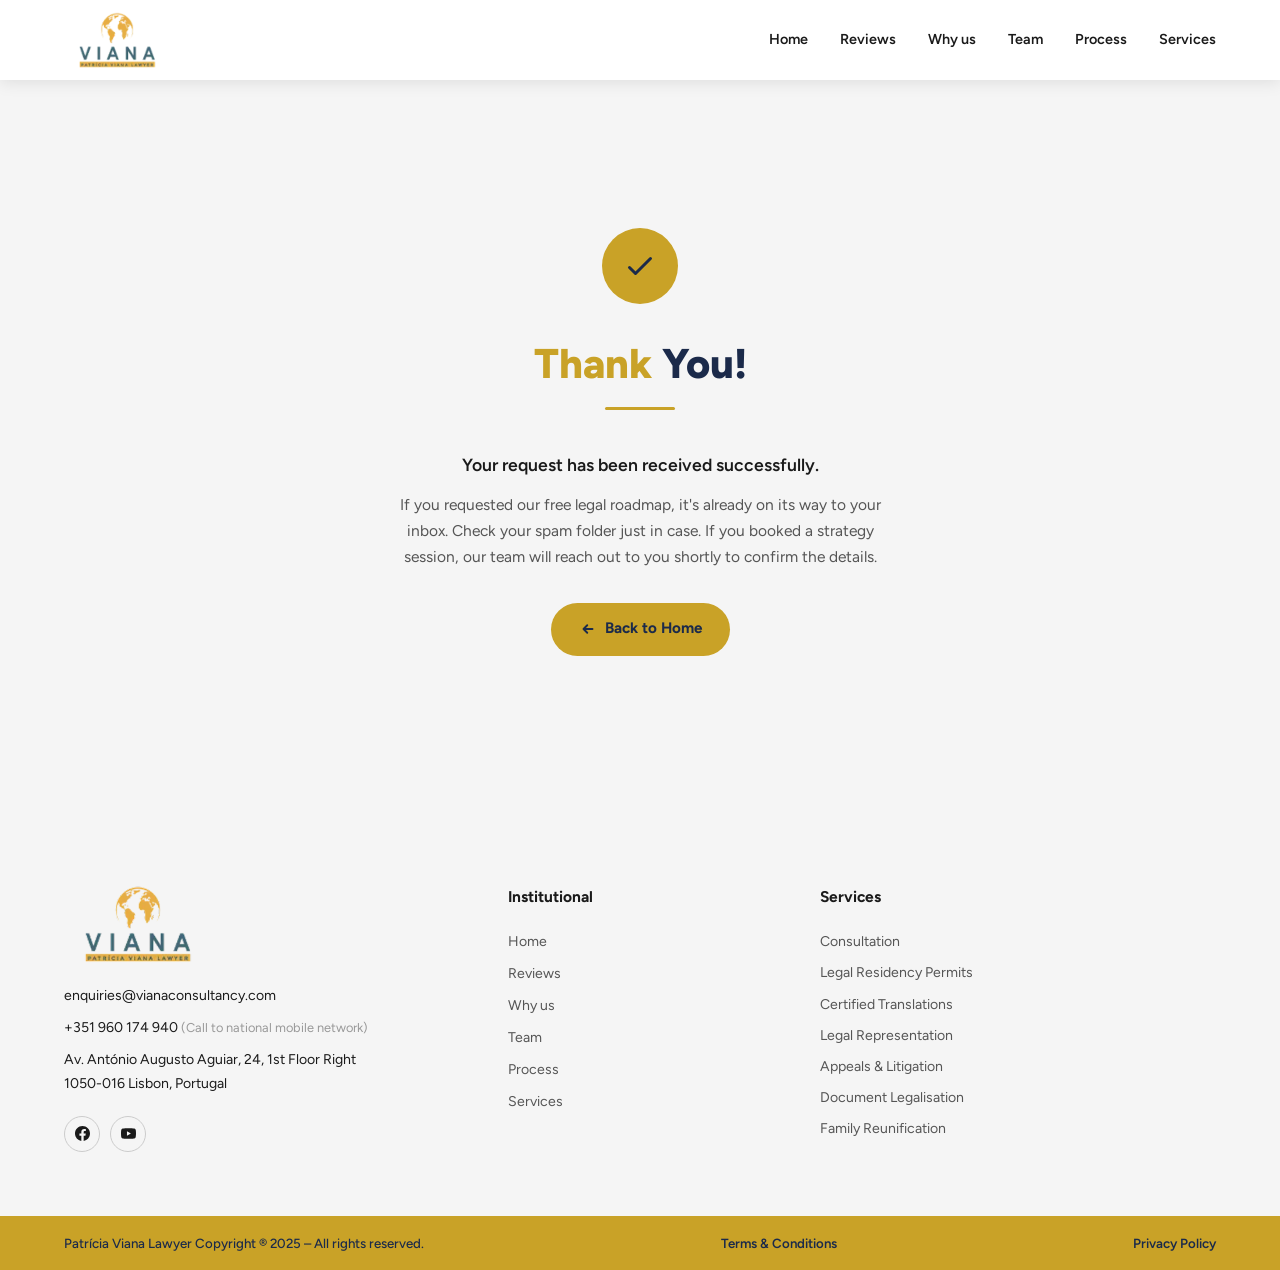
<file: thank-you.html>
<!DOCTYPE html>
<html lang="en">
<head>
  <meta charset="UTF-8">
  <meta name="viewport" content="width=device-width, initial-scale=1.0">
  <title>Thank You | Patrícia Viana Lawyer</title>
  <meta name="description" content="Thank you for contacting Viana Consultancy. We've received your request and will be in touch shortly.">
  <meta name="robots" content="noindex, follow">

  <!-- GTM -->
  <script>(function(w,d,s,l,i){w[l]=w[l]||[];w[l].push({'gtm.start':new Date().getTime(),event:'gtm.js'});var f=d.getElementsByTagName(s)[0],j=d.createElement(s),dl=l!='dataLayer'?'&l='+l:'';j.async=true;j.src='https://www.googletagmanager.com/gtm.js?id='+i+dl;f.parentNode.insertBefore(j,f);})(window,document,'script','dataLayer','GTM-5DHSWHDP');</script>

  <!-- Favicon -->
  <link rel="icon" href="https://visas.vianaconsultancy.com/wp-content/uploads/2025/04/Logo-8-1-150x138.png" sizes="32x32">

  <!-- Google Fonts -->
  <link rel="preconnect" href="https://fonts.googleapis.com">
  <link rel="preconnect" href="https://fonts.gstatic.com" crossorigin>
  <link href="https://fonts.googleapis.com/css2?family=Figtree:wght@300;400;500;600;700;800&display=swap" rel="stylesheet">

  <link rel="stylesheet" href="style.css">
</head>
<body>
  <!-- GTM noscript -->
  <noscript><iframe src="https://www.googletagmanager.com/ns.html?id=GTM-5DHSWHDP" height="0" width="0" style="display:none;visibility:hidden"></iframe></noscript>

  <!-- ===== NAVBAR ===== -->
  <header id="navbar" class="navbar scrolled">
    <div class="container nav-inner">
      <a href="index.html" class="logo-link">
        <img src="assets/images/Logo-8.png" alt="Viana Consultancy" class="logo-img">
      </a>
      <nav class="nav-menu" aria-label="Main navigation">
        <a href="index.html" class="nav-link">Home</a>
        <a href="index.html#reviews" class="nav-link">Reviews</a>
        <a href="index.html#why-us" class="nav-link">Why us</a>
        <a href="index.html#team" class="nav-link">Team</a>
        <a href="index.html#process" class="nav-link">Process</a>
        <a href="index.html#services" class="nav-link">Services</a>
      </nav>
      <button class="burger" id="burgerBtn" aria-label="Toggle menu" aria-expanded="false">
        <span></span><span></span><span></span>
      </button>
    </div>
  </header>

  <!-- ===== THANK YOU ===== -->
  <main class="thankyou-section">
    <div class="container thankyou-card">
      <div class="thankyou-icon">
        <svg viewBox="0 0 24 24" fill="none" stroke="currentColor" stroke-width="2" aria-hidden="true">
          <path stroke-linecap="round" stroke-linejoin="round" d="M5 13l4 4L19 7"/>
        </svg>
      </div>
      <h1 class="thankyou-title"><span class="gold">Thank</span> You!</h1>
      <div class="divider-center"></div>
      <p class="thankyou-msg">Your request has been received successfully.</p>
      <p class="thankyou-sub">
        If you requested our free legal roadmap, it's already on its way to your inbox. Check your spam folder
        just in case. If you booked a strategy session, our team will reach out to you shortly to confirm the details.
      </p>
      <a href="index.html" class="btn-gold thankyou-back">
        <svg class="btn-icon" viewBox="0 0 24 24" fill="none" stroke="currentColor" stroke-width="2.5" aria-hidden="true"><path stroke-linecap="round" stroke-linejoin="round" d="M11 17l-5-5m0 0l5-5m-5 5h12"/></svg>
        Back to Home
      </a>
    </div>
  </main>

  <!-- ===== FOOTER ===== -->
  <footer class="footer">
    <div class="container footer-grid">
      <div class="footer-brand">
        <img src="assets/images/Logo-8.png" alt="Viana Consultancy" class="footer-logo">
        <a href="mailto:enquiries@vianaconsultancy.com" class="footer-contact-link">enquiries@vianaconsultancy.com</a>
        <a href="tel:+351960174940" class="footer-contact-link">+351 960 174 940 <small>(Call to national mobile network)</small></a>
        <p class="footer-contact-link">Av. António Augusto Aguiar, 24, 1st Floor Right<br>1050-016 Lisbon, Portugal</p>
        <div class="footer-socials">
          <a href="#" class="social-btn" aria-label="Facebook">
            <svg viewBox="0 0 24 24" fill="currentColor" aria-hidden="true"><path d="M24 12.073c0-6.627-5.373-12-12-12s-12 5.373-12 12c0 5.99 4.388 10.954 10.125 11.854v-8.385H7.078v-3.47h3.047V9.43c0-3.007 1.792-4.669 4.533-4.669 1.312 0 2.686.235 2.686.235v2.953H15.83c-1.491 0-1.956.925-1.956 1.874v2.25h3.328l-.532 3.47h-2.796v8.385C19.612 23.027 24 18.062 24 12.073z"/></svg>
          </a>
          <a href="#" class="social-btn" aria-label="YouTube">
            <svg viewBox="0 0 24 24" fill="currentColor" aria-hidden="true"><path d="M23.498 6.186a3.016 3.016 0 0 0-2.122-2.136C19.505 3.545 12 3.545 12 3.545s-7.505 0-9.377.505A3.017 3.017 0 0 0 .502 6.186C0 8.07 0 12 0 12s0 3.93.502 5.814a3.016 3.016 0 0 0 2.122 2.136c1.871.505 9.376.505 9.376.505s7.505 0 9.377-.505a3.015 3.015 0 0 0 2.122-2.136C24 15.93 24 12 24 12s0-3.93-.502-5.814zM9.545 15.568V8.432L15.818 12l-6.273 3.568z"/></svg>
          </a>
        </div>
      </div>
      <div class="footer-col">
        <h4 class="footer-col-title">Institutional</h4>
        <nav>
          <a href="index.html" class="footer-link">Home</a>
          <a href="index.html#reviews" class="footer-link">Reviews</a>
          <a href="index.html#why-us" class="footer-link">Why us</a>
          <a href="index.html#team" class="footer-link">Team</a>
          <a href="index.html#process" class="footer-link">Process</a>
          <a href="index.html#services" class="footer-link">Services</a>
        </nav>
      </div>
      <div class="footer-col">
        <h4 class="footer-col-title">Services</h4>
        <ul class="footer-services">
          <li>Consultation</li>
          <li>Legal Residency Permits</li>
          <li>Certified Translations</li>
          <li>Legal Representation</li>
          <li>Appeals &amp; Litigation</li>
          <li>Document Legalisation</li>
          <li>Family Reunification</li>
        </ul>
      </div>
    </div>
    <div class="footer-bottom">
      <div class="container footer-bottom-inner">
        <span>Patrícia Viana Lawyer Copyright ® 2025 – All rights reserved.</span>
        <a href="terms.html" class="footer-legal-link">Terms &amp; Conditions</a>
        <a href="privacy.html" class="footer-legal-link">Privacy Policy</a>
      </div>
    </div>
  </footer>

  <script>
    const burger = document.getElementById('burgerBtn');
    const menu = document.querySelector('.nav-menu');
    if (burger && menu) {
      burger.addEventListener('click', () => {
        const open = menu.classList.toggle('open');
        burger.setAttribute('aria-expanded', open);
      });
    }
  </script>
</body>
</html>
</file>
<file: style.css>
/* ============================================================
   VIANA CONSULTANCY — style.css
   ============================================================ */

:root {
  --gold:       #C9A227;
  --gold-dark:  #A8841F;
  --navy:       #1B2A4A;
  --navy-2:     #2A3F6B;
  --light-bg:   #F5F5F5;
  --white:      #ffffff;
  --text:       #1a1a1a;
  --muted:      #555555;
  --card-bdr:   rgba(201, 162, 39, 0.38);
  --nav-h:      80px;
}

/* ---- Reset ---- */
*, *::before, *::after { box-sizing: border-box; margin: 0; padding: 0; }
html { scroll-padding-top: var(--nav-h); font-size: 16px; }
body {
  font-family: 'Figtree', sans-serif;
  color: var(--text);
  line-height: 1.7;
  overflow-x: hidden;
  -webkit-font-smoothing: antialiased;
}
img { max-width: 100%; height: auto; display: block; }
a { text-decoration: none; color: inherit; }
ul { list-style: none; }

/* ---- Container ---- */
.container { max-width: 1200px; margin: 0 auto; padding: 0 1.5rem; }

/* ---- Section helpers ---- */
.section-title {
  font-size: clamp(1.75rem, 3.5vw, 2.5rem);
  font-weight: 700;
  line-height: 1.2;
  color: var(--text);
  margin-bottom: .75rem;
}
.section-title.centered { text-align: center; }
.gold { color: var(--gold); }

.divider-center {
  width: 70px; height: 3px;
  background: var(--gold);
  margin: 0 auto 2.5rem;
  border-radius: 2px;
}
.divider-left {
  width: 70px; height: 3px;
  background: var(--gold);
  margin: 0 0 1.5rem;
  border-radius: 2px;
}
.section-head { margin-bottom: 2.5rem; }
.cta-center { text-align: center; margin-top: 2.5rem; }

/* ---- Buttons ---- */
.btn-gold {
  display: inline-flex;
  align-items: center;
  gap: .5rem;
  background: var(--gold);
  color: var(--navy);
  font-family: 'Figtree', sans-serif;
  font-weight: 700;
  font-size: .95rem;
  padding: .85rem 1.75rem;
  border-radius: 50px;
  border: none;
  cursor: pointer;
  transition: background .2s, transform .18s, box-shadow .2s;
}
.btn-gold:hover {
  background: var(--gold-dark);
  transform: translateY(-2px);
  box-shadow: 0 6px 20px rgba(201,162,39,.35);
}
.btn-block { width: 100%; justify-content: center; }

.btn-navy {
  display: inline-flex;
  align-items: center;
  justify-content: center;
  gap: .5rem;
  background: var(--navy);
  color: #fff;
  font-family: 'Figtree', sans-serif;
  font-weight: 700;
  font-size: .95rem;
  padding: .85rem 1.75rem;
  border-radius: 8px;
  border: none;
  cursor: pointer;
  transition: background .2s;
}
.btn-navy:hover { background: var(--navy-2); }
.btn-navy.btn-block { width: 100%; }

.btn-icon { width: 18px; height: 18px; flex-shrink: 0; }

/* ---- Thank You page ---- */
.thankyou-section {
  min-height: calc(100vh - var(--nav-h));
  display: flex;
  align-items: center;
  justify-content: center;
  padding: calc(var(--nav-h) + 3rem) 1.5rem 4rem;
  background: var(--light-bg);
  text-align: center;
}
.thankyou-card {
  max-width: 560px;
  display: flex;
  flex-direction: column;
  align-items: center;
}
.thankyou-icon {
  width: 76px;
  height: 76px;
  border-radius: 50%;
  background: var(--gold);
  color: var(--navy);
  display: flex;
  align-items: center;
  justify-content: center;
  margin-bottom: 1.5rem;
}
.thankyou-icon svg { width: 36px; height: 36px; }
.thankyou-title {
  font-size: clamp(1.9rem, 4vw, 2.6rem);
  font-weight: 800;
  color: var(--navy);
  margin-bottom: .5rem;
}
.thankyou-msg {
  font-size: 1.1rem;
  font-weight: 600;
  color: var(--text);
  margin-bottom: .75rem;
}
.thankyou-sub {
  font-size: .97rem;
  color: var(--muted);
  margin-bottom: 2rem;
}

/* ---- Form inputs ---- */
.form-input {
  display: block;
  width: 100%;
  padding: .85rem 1rem;
  border: 1.5px solid #ddd;
  border-radius: 8px;
  font-family: 'Figtree', sans-serif;
  font-size: 1rem;
  color: var(--text);
  background: #fff;
  margin-bottom: .75rem;
  transition: border-color .2s;
}
.form-input:focus { outline: none; border-color: var(--gold); }
.form-input::placeholder { color: #aaa; }
textarea.form-input { resize: vertical; min-height: 90px; }

/* Phone wrapper - intl-tel-input */
.phone-wrap { margin-bottom: .75rem; }
.phone-wrap .iti { width: 100%; }

/* ============================================================
   NAVBAR
   ============================================================ */
.navbar {
  position: fixed;
  top: 0; left: 0; right: 0;
  z-index: 900;
  height: var(--nav-h);
  transition: background .3s, box-shadow .3s;
}
.navbar.scrolled {
  background: #fff;
  box-shadow: 0 2px 16px rgba(0,0,0,.1);
}
.nav-inner {
  height: var(--nav-h);
  display: flex;
  align-items: center;
  justify-content: space-between;
  gap: 2rem;
}
.logo-link { display: flex; align-items: center; }
.logo-img { height: 58px; width: auto; }

.nav-menu { display: flex; align-items: center; gap: 2rem; }
.nav-link {
  font-weight: 600;
  font-size: .9rem;
  color: #fff;
  position: relative;
  padding-bottom: 2px;
  transition: color .2s;
  cursor: pointer;
}
.nav-link::after {
  content: '';
  position: absolute;
  bottom: 0; left: 0;
  width: 0; height: 2px;
  background: var(--gold);
  transition: width .2s;
}
.nav-link:hover::after,
.nav-link.active::after { width: 100%; }
.navbar.scrolled .nav-link { color: var(--text); }
.navbar.scrolled .nav-link:hover { color: var(--gold); }

/* Burger */
.burger {
  display: none;
  flex-direction: column;
  gap: 5px;
  background: none;
  border: none;
  cursor: pointer;
  padding: 4px;
  z-index: 1001;
}
.burger span {
  display: block;
  width: 25px; height: 2px;
  background: #fff;
  border-radius: 2px;
  transition: transform .3s, opacity .3s, background .3s;
}
.navbar.scrolled .burger span { background: var(--text); }
.burger.open span:nth-child(1) { transform: translateY(7px) rotate(45deg); }
.burger.open span:nth-child(2) { opacity: 0; }
.burger.open span:nth-child(3) { transform: translateY(-7px) rotate(-45deg); }

/* Mobile menu */
.mobile-menu {
  display: none;
  position: fixed;
  inset: 0;
  background: var(--navy);
  z-index: 800;
  flex-direction: column;
  align-items: center;
  justify-content: center;
  gap: 1.75rem;
}
.mobile-menu.open { display: flex; }
.mobile-close {
  position: absolute;
  top: 1.5rem; right: 1.5rem;
  background: none;
  border: none;
  color: #fff;
  font-size: 1.75rem;
  cursor: pointer;
  line-height: 1;
}
.mobile-nav-link {
  font-size: 1.5rem;
  font-weight: 700;
  color: #fff;
  transition: color .2s;
}
.mobile-nav-link:hover { color: var(--gold); }

/* ============================================================
   HERO
   ============================================================ */
.above-fold {
  min-height: 100vh;
  display: flex;
  flex-direction: column;
}

.hero-wrap {
  position: relative;
  flex: 1;
  min-height: 400px;
  display: flex;
  flex-direction: column;
}
.hero-section {
  position: relative;
  flex: 1;
  min-height: 640px;
  background: #16110d;
  display: flex;
  align-items: center;
  overflow: hidden;
  padding-top: var(--nav-h);
}
.hero-bg-photo {
  position: absolute;
  inset: 0;
  z-index: 0;
}
.hero-bg-photo img {
  width: 100%; height: 100%;
  object-fit: cover;
  object-position: top center;
  opacity: .90;
}
.hero-overlay {
  position: absolute;
  inset: 0;
  z-index: 1;
  background: linear-gradient(
    105deg,
    rgba(0,0,0,.60) 0%,
    rgba(0,0,0,.35) 55%,
    rgba(0,0,0,.10) 100%
  );
}
.hero-content {
  position: absolute;
  z-index: 2;
  bottom: 40px;
  left: 50%;
  transform: translateX(-50%);
  width: 100%;
  max-width: var(--container-max, 1200px);
  padding-left: var(--container-pad, 1.5rem);
  padding-right: var(--container-pad, 1.5rem);
}

/* Hero form section (overlaps hero on desktop, separate section on mobile) */
.hero-form-section {
  position: absolute;
  z-index: 2;
  inset: auto 0 40px 0;
  pointer-events: none;
}
.hero-form-container { display: flex; justify-content: flex-end; }

/* Rating badge */
.rating-badge {
  display: inline-flex;
  align-items: center;
  gap: .6rem;
  background: rgba(255,255,255,.12);
  border: 1px solid rgba(255,255,255,.25);
  border-radius: 50px;
  padding: .4rem 1rem;
  margin-bottom: 1.25rem;
}
.rating-text { font-size: .82rem; color: #fff; font-weight: 500; white-space: nowrap; }
.stars { display: flex; gap: 2px; }
.stars svg { width: 14px; height: 14px; color: var(--gold); }

.hero-title {
  font-size: clamp(2rem, 4.5vw, 3.25rem);
  font-weight: 800;
  color: #fff;
  line-height: 1.15;
  margin-bottom: 1rem;
}
.hero-subtitle { color: rgba(255,255,255,.8); font-size: 1rem; max-width: 460px; }

/* Hero form card */
.hero-form-card {
  background: #fff;
  border-radius: 14px;
  padding: 2rem;
  box-shadow: 0 24px 60px rgba(0,0,0,.35);
  width: 420px;
  max-width: 100%;
  pointer-events: auto;
}
.hero-form-card form { display: flex; flex-direction: column; }

@media (min-width: 1025px) {
  .hero-bg-photo img { object-position: center 20%; }
}

/* ============================================================
   STATS
   ============================================================ */
.stats-section {
  background: #fff;
  padding: 3.5rem 0;
  border-bottom: 1px solid #eee;
}
.stats-grid {
  display: grid;
  grid-template-columns: repeat(3,1fr);
  gap: 2rem;
}
.stat-item {
  display: flex;
  align-items: center;
  gap: 1.25rem;
  padding: .75rem 1rem;
}
.stat-icon { width: 54px; height: 54px; flex-shrink: 0; color: var(--gold); }
.stat-num {
  font-size: clamp(1.75rem, 2.8vw, 2.25rem);
  font-weight: 800;
  color: var(--gold);
  line-height: 1;
  margin-bottom: .2rem;
}
.stat-label { font-size: .97rem; font-weight: 600; color: var(--text); }

/* ============================================================
   ABOUT
   ============================================================ */
.about-section {
  background: var(--light-bg);
  padding: 5rem 0;
}
.about-grid {
  display: grid;
  grid-template-columns: 1fr 1fr;
  gap: 4rem;
  align-items: center;
}
.about-img-wrap { display: flex; justify-content: center; }
.photo-frame { position: relative; max-width: 460px; width: 100%; }
.photo-frame::after {
  content: '';
  position: absolute;
  bottom: -18px; right: -18px;
  width: 90px; height: 90px;
  background: var(--navy);
  border-radius: 0 0 16px 0;
  z-index: 0;
}
.about-img, .team-photo {
  position: relative;
  z-index: 1;
  width: 100%;
  border-radius: 14px 14px 14px 0;
}
.about-text p { color: var(--muted); margin-bottom: .85rem; font-size: .97rem; }
.about-text p strong { color: var(--text); }

/* ============================================================
   REVIEWS
   ============================================================ */
.reviews-section { background: #fff; padding: 5rem 0; }

.slider-wrap {
  display: flex;
  align-items: center;
  gap: 1rem;
  margin-bottom: 1.5rem;
}
.slider-viewport { flex: 1; overflow: hidden; }
.slider-track {
  display: flex;
  gap: 1.25rem;
  transition: transform .4s cubic-bezier(.25,.46,.45,.94);
}
.review-card {
  flex: 0 0 calc(25% - 1rem);
  min-width: 220px;
  background: #fff;
  border: 1px solid #e4e4e4;
  border-radius: 10px;
  padding: 1.25rem;
  box-shadow: 0 2px 10px rgba(0,0,0,.06);
  display: flex;
  flex-direction: column;
  gap: .7rem;
}
.rc-header { display: flex; justify-content: space-between; align-items: flex-start; }
.rc-profile { display: flex; gap: .7rem; align-items: center; }
.rc-avatar {
  width: 40px; height: 40px;
  border-radius: 50%;
  display: flex; align-items: center; justify-content: center;
  font-weight: 700; font-size: .95rem; color: #fff;
  flex-shrink: 0;
}
.rc-name { font-weight: 700; font-size: .88rem; }
.rc-date { font-size: .75rem; color: #999; }
.google-icon { width: 20px; height: 20px; flex-shrink: 0; }
.rc-stars { display: flex; gap: 1px; align-items: center; }
.rc-stars svg { width: 15px; height: 15px; color: #FBBC04; }
.rc-check { color: #4285F4; font-size: .8rem; margin-left: 3px; }
.rc-text { font-size: .85rem; color: #444; line-height: 1.6; }
.rc-more { font-size: .82rem; font-weight: 600; color: var(--navy); cursor: pointer; }
.rc-more:hover { color: var(--gold); }

.slider-btn {
  width: 38px; height: 38px;
  border-radius: 50%;
  border: 1.5px solid #ddd;
  background: #fff;
  cursor: pointer;
  display: flex; align-items: center; justify-content: center;
  flex-shrink: 0;
  color: var(--text);
  transition: background .2s, border-color .2s, color .2s;
}
.slider-btn:hover { background: var(--gold); border-color: var(--gold); color: #fff; }
.slider-btn svg { width: 18px; height: 18px; }

.trustindex-badge {
  display: inline-flex;
  align-items: center;
  gap: .35rem;
  background: #00a97c;
  color: #fff;
  font-size: .78rem;
  font-weight: 600;
  padding: .3rem .8rem;
  border-radius: 4px;
  float: right;
}
.trustindex-badge svg { width: 14px; height: 14px; }

/* ============================================================
   WHY US
   ============================================================ */
.why-section { background: var(--light-bg); padding: 5rem 0; }
.why-grid {
  display: grid;
  grid-template-columns: repeat(2,1fr);
  gap: 1.5rem;
}
.why-card {
  background: #fff;
  border: 1.5px solid var(--card-bdr);
  border-radius: 12px;
  padding: 1.75rem;
}
.why-card-top {
  display: flex;
  align-items: center;
  gap: 1rem;
  margin-bottom: 1rem;
}
.why-icon { width: 44px; height: 44px; flex-shrink: 0; color: var(--gold); }
.why-title { font-size: 1rem; font-weight: 700; }
.why-hr { border: none; border-top: 1px solid #eee; margin: 0 0 1rem; }
.why-desc { font-size: .92rem; color: var(--muted); line-height: 1.65; }

/* ============================================================
   TEAM
   ============================================================ */
.team-section { background: #fff; padding: 5rem 0; }
.team-row {
  display: grid;
  grid-template-columns: 1fr 1fr;
  gap: 4rem;
  align-items: center;
  margin-bottom: 4.5rem;
}
.team-row:last-of-type { margin-bottom: 0; }
.team-name { font-size: clamp(1.75rem,3vw,2.25rem); font-weight: 700; margin-bottom: .2rem; }
.team-role { font-size: .92rem; color: var(--muted); font-style: italic; margin-bottom: 1.25rem; }
.team-text p { color: var(--muted); font-size: .97rem; margin-bottom: .85rem; }
.team-text p strong { color: var(--text); }
.team-photo-wrap { display: flex; justify-content: center; }
.team-photo { border-radius: 14px 14px 14px 0; }

/* Right accent (Patricia) */
.frame-right::after {
  right: -18px; left: auto;
  border-radius: 0 0 16px 0;
}
/* Left accent (Bruna) */
.frame-left::after {
  left: -18px; right: auto;
  border-radius: 0 0 0 16px;
}
.frame-left .team-photo { border-radius: 14px 14px 0 14px; }

/* Reverse row: photo left, text right */
.team-row-reverse { }

/* ============================================================
   PROCESS
   ============================================================ */
.process-section { background: var(--light-bg); padding: 5rem 0; }
.process-grid {
  display: grid;
  grid-template-columns: repeat(3,1fr);
  gap: 1.5rem;
}
.process-card {
  background: #fff;
  border: 1.5px solid var(--card-bdr);
  border-radius: 12px;
  padding: 2rem;
  display: flex;
  flex-direction: column;
  gap: 1rem;
}
.process-card-top {
  display: flex;
  flex-direction: column;
  align-items: center;
  text-align: center;
  gap: .85rem;
}
.process-icon { width: 52px; height: 52px; color: var(--gold); }
.process-title { font-size: .97rem; font-weight: 700; text-align: center; }
.process-desc { font-size: .9rem; color: var(--muted); text-align: center; line-height: 1.65; }

/* ============================================================
   BOOK NOW (Calendly)
   ============================================================ */
.book-section { background: #fff; padding: 5rem 0; }

/* ============================================================
   DOWNLOAD
   ============================================================ */
.download-section { background: var(--light-bg); padding: 5rem 0; }
.download-card {
  background: #fff;
  border-radius: 14px;
  padding: 3rem;
  display: grid;
  grid-template-columns: 1fr 1fr;
  gap: 3rem;
  align-items: center;
  box-shadow: 0 4px 24px rgba(0,0,0,.07);
}
.download-text p { color: var(--muted); font-size: .97rem; margin-bottom: .75rem; }
.download-text em { color: #888; font-size: .88rem; }
.download-form-wrap form { display: flex; flex-direction: column; }

/* ============================================================
   SERVICES
   ============================================================ */
.services-section { background: #fff; padding: 5rem 0; }
.services-grid {
  display: grid;
  grid-template-columns: repeat(2,1fr);
  gap: 1.25rem;
}
.service-item {
  display: flex;
  align-items: center;
  gap: 1rem;
  background: #fff;
  border: 1.5px solid var(--card-bdr);
  border-radius: 10px;
  padding: 1.4rem 1.5rem;
  font-weight: 600;
  font-size: .93rem;
  color: var(--text);
  transition: border-color .2s, box-shadow .2s;
  cursor: default;
}
.service-item:hover {
  border-color: var(--gold);
  box-shadow: 0 4px 16px rgba(201,162,39,.15);
}
.service-item-full { grid-column: 1 / -1; max-width: 50%; }
.svc-icon { width: 28px; height: 28px; flex-shrink: 0; color: var(--gold); }

/* ============================================================
   FINAL CTA
   ============================================================ */
.final-cta {
  position: relative;
  min-height: 520px;
  background: #16110d;
  display: flex;
  align-items: center;
  overflow: hidden;
  padding: 5rem 0;
}
.final-cta-bg {
  position: absolute;
  inset: 0;
  width: 100%; height: 100%;
  z-index: 0;
}
.final-cta-bg img { width: 100%; height: 100%; object-fit: cover; object-position: top center; }
.final-cta-overlay {
  position: absolute;
  inset: 0;
  z-index: 1;
  background: linear-gradient(
    100deg,
    rgba(0,0,0,.92) 0%,
    rgba(0,0,0,.75) 50%,
    rgba(0,0,0,.35) 100%
  );
}
.final-cta-inner { position: relative; z-index: 2; }
.final-cta-text { max-width: 560px; }
.final-title {
  font-size: clamp(1.75rem,3.5vw,2.5rem);
  font-weight: 700;
  color: #fff;
  margin-bottom: .85rem;
}
.final-cta-text p { color: rgba(255,255,255,.8); font-size: .97rem; margin-bottom: 1.5rem; }
.final-sub {
  color: rgba(255,255,255,.72) !important;
  font-size: .88rem !important;
  margin-top: 1.5rem !important;
}
.final-sub strong { color: #fff; }

/* ============================================================
   FOOTER
   ============================================================ */
.footer { background: var(--light-bg); }
.footer-grid {
  display: grid;
  grid-template-columns: 1.5fr 1fr 1.5fr;
  gap: 3rem;
  padding: 4rem 1.5rem;
}
.footer-logo { height: 80px; width: auto; margin-bottom: 1.25rem; }
.footer-contact-link {
  display: block;
  font-size: .88rem;
  color: var(--text);
  margin-bottom: .5rem;
  transition: color .2s;
}
.footer-contact-link:hover { color: var(--gold); }
.footer-contact-link small { color: #999; font-size: .8rem; }
.footer-socials { display: flex; gap: .65rem; margin-top: 1.25rem; }
.social-btn {
  width: 36px; height: 36px;
  border-radius: 50%;
  border: 1.5px solid #ccc;
  display: flex; align-items: center; justify-content: center;
  color: var(--text);
  transition: border-color .2s, color .2s;
  cursor: pointer;
}
.social-btn:hover { border-color: var(--gold); color: var(--gold); }
.social-btn svg { width: 15px; height: 15px; }

.footer-col-title { font-size: .97rem; font-weight: 700; margin-bottom: 1.25rem; }
.footer-col nav { display: flex; flex-direction: column; gap: .5rem; }
.footer-link { font-size: .88rem; color: var(--muted); transition: color .2s; }
.footer-link:hover { color: var(--gold); }
.footer-services { padding: 0; }
.footer-services li { font-size: .88rem; color: var(--muted); margin-bottom: .45rem; }

.footer-credit { padding: 0 1.5rem 2.5rem; text-align: left; font-size: .82rem; color: var(--muted); }
.footer-credit-heart { font-size: .9em; }
.footer-credit-link { color: var(--gold); font-weight: 600; transition: color .2s; }
.footer-credit-link:hover { color: var(--gold-dark); }

.footer-bottom { background: var(--gold); padding: 1rem 0; }
.footer-bottom-inner {
  display: flex;
  align-items: center;
  justify-content: space-between;
  flex-wrap: wrap;
  gap: .75rem;
  font-size: .83rem;
  color: var(--navy);
  font-weight: 500;
}
.footer-legal-link { color: var(--navy); font-weight: 600; transition: opacity .2s; }
.footer-legal-link:hover { opacity: .7; }

/* ============================================================
   ANIMATIONS
   ============================================================ */
.fade-in {
  opacity: 0;
  transform: translateY(22px);
  transition: opacity .6s ease var(--d, 0s), transform .6s ease var(--d, 0s);
}
.fade-in.visible { opacity: 1; transform: translateY(0); }

@media (prefers-reduced-motion: reduce) {
  .fade-in { transition: none; }
  /* scroll-behavior is handled via JS */
}

/* ============================================================
   RESPONSIVE
   ============================================================ */
@media (max-width: 1024px) {
  .above-fold { min-height: 0; }
  .hero-wrap { flex: none; min-height: 0; display: block; }
  .hero-section { flex: none; min-height: 0; align-items: flex-end; }
  .hero-content {
    position: static;
    transform: none;
    max-width: none;
    padding-top: 1.5rem;
    padding-bottom: 20px;
  }
  .hero-bg-photo img { opacity: .55; object-position: top center; }
  .hero-overlay { background: linear-gradient(180deg, rgba(0,0,0,.65) 0%, rgba(0,0,0,.45) 55%, rgba(0,0,0,.75) 100%); }

  .hero-form-section {
    position: static;
    inset: auto;
    pointer-events: auto;
    background: var(--light-bg);
    padding: 2.5rem 0;
  }
  .hero-form-container { display: block; }
  .hero-form-card { width: 100%; max-width: 480px; margin: 0 auto; }

  .about-grid { grid-template-columns: 1fr; gap: 2.5rem; }
  .team-row { grid-template-columns: 1fr; gap: 2.5rem; }
  .team-row-reverse .team-photo-wrap { order: -1; }
  .download-card { grid-template-columns: 1fr; }
  .final-cta-bg { opacity: .35; }
}

@media (max-width: 768px) {
  .nav-menu { display: none; }
  .burger { display: flex; }

  .stats-grid { grid-template-columns: 1fr; gap: 1.5rem; }
  .stat-item { flex-direction: column; text-align: center; }
  .why-grid { grid-template-columns: 1fr; }
  .process-grid { grid-template-columns: 1fr; }
  .services-grid { grid-template-columns: 1fr; }
  .service-item-full { grid-column: auto; max-width: none; }

  .review-card { flex: 0 0 calc(100% - 0px); }

  .footer-grid { grid-template-columns: 1fr; gap: 2.5rem; padding: 3rem 1.5rem; text-align: center; }
  .footer-brand { display: flex; flex-direction: column; align-items: center; }
  .footer-logo { margin-left: auto; margin-right: auto; }
  .footer-socials { justify-content: center; }
  .footer-col { padding-top: 2rem; border-top: 1px solid rgba(0,0,0,.08); }
  .footer-col nav { display: grid; grid-template-columns: repeat(2, auto); justify-content: center; gap: .65rem 2rem; }
  .footer-services { display: grid; grid-template-columns: repeat(2, auto); justify-content: center; gap: .55rem 2rem; text-align: left; }
  .footer-credit { text-align: center; }
  .footer-bottom-inner { text-align: center; }

  .download-card { padding: 2rem 1.5rem; }
  .hero-section { padding-top: calc(var(--nav-h) + 1rem + 40px); }
  .hero-bg-photo img { opacity: .85; }
  .hero-overlay { background: linear-gradient(180deg, rgba(0,0,0,.33) 0%, rgba(0,0,0,.23) 55%, rgba(0,0,0,.38) 100%); }
}

@media (max-width: 480px) {
  .hero-title { font-size: 1.85rem; }
  .process-grid { gap: 1rem; }
  .why-grid { gap: 1rem; }

  .thankyou-section { padding: calc(var(--nav-h) + 2rem) 1.25rem 3rem; }
  .thankyou-icon { width: 64px; height: 64px; }
  .thankyou-icon svg { width: 30px; height: 30px; }
}
</file>
